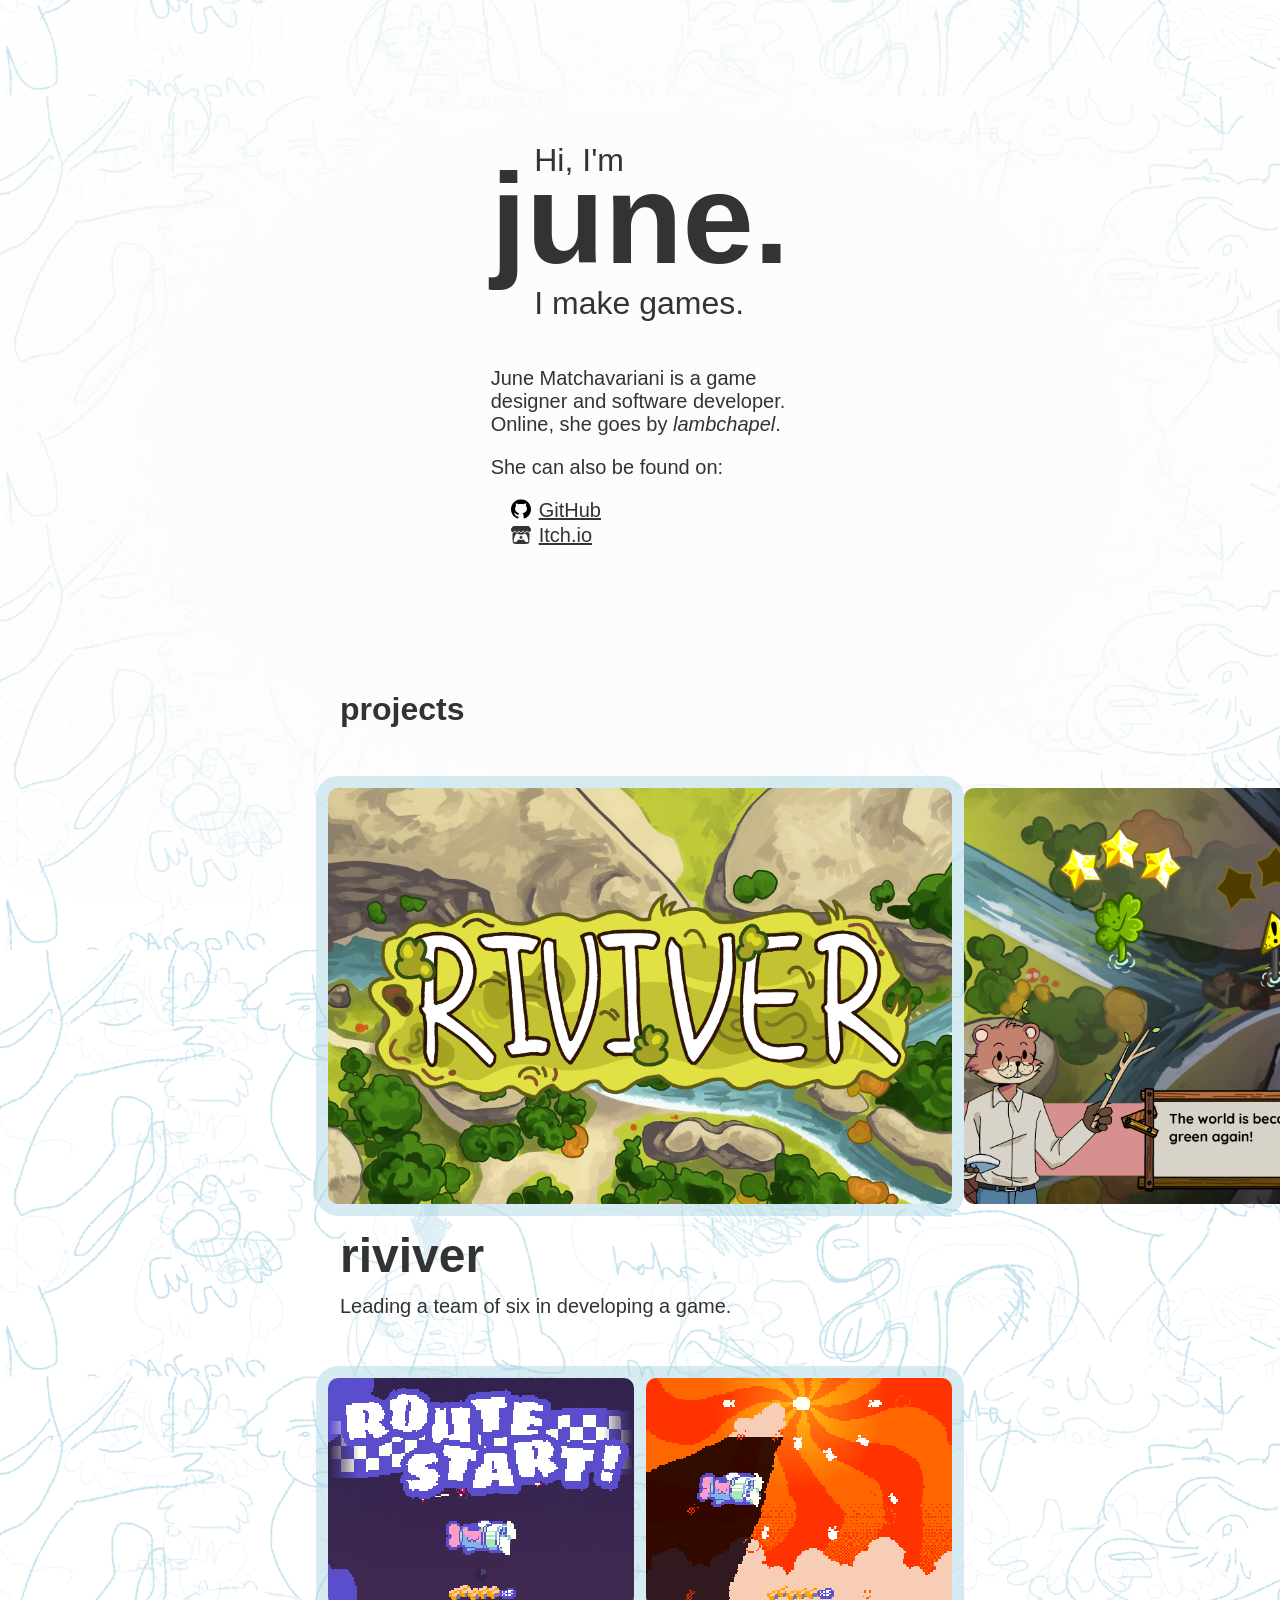
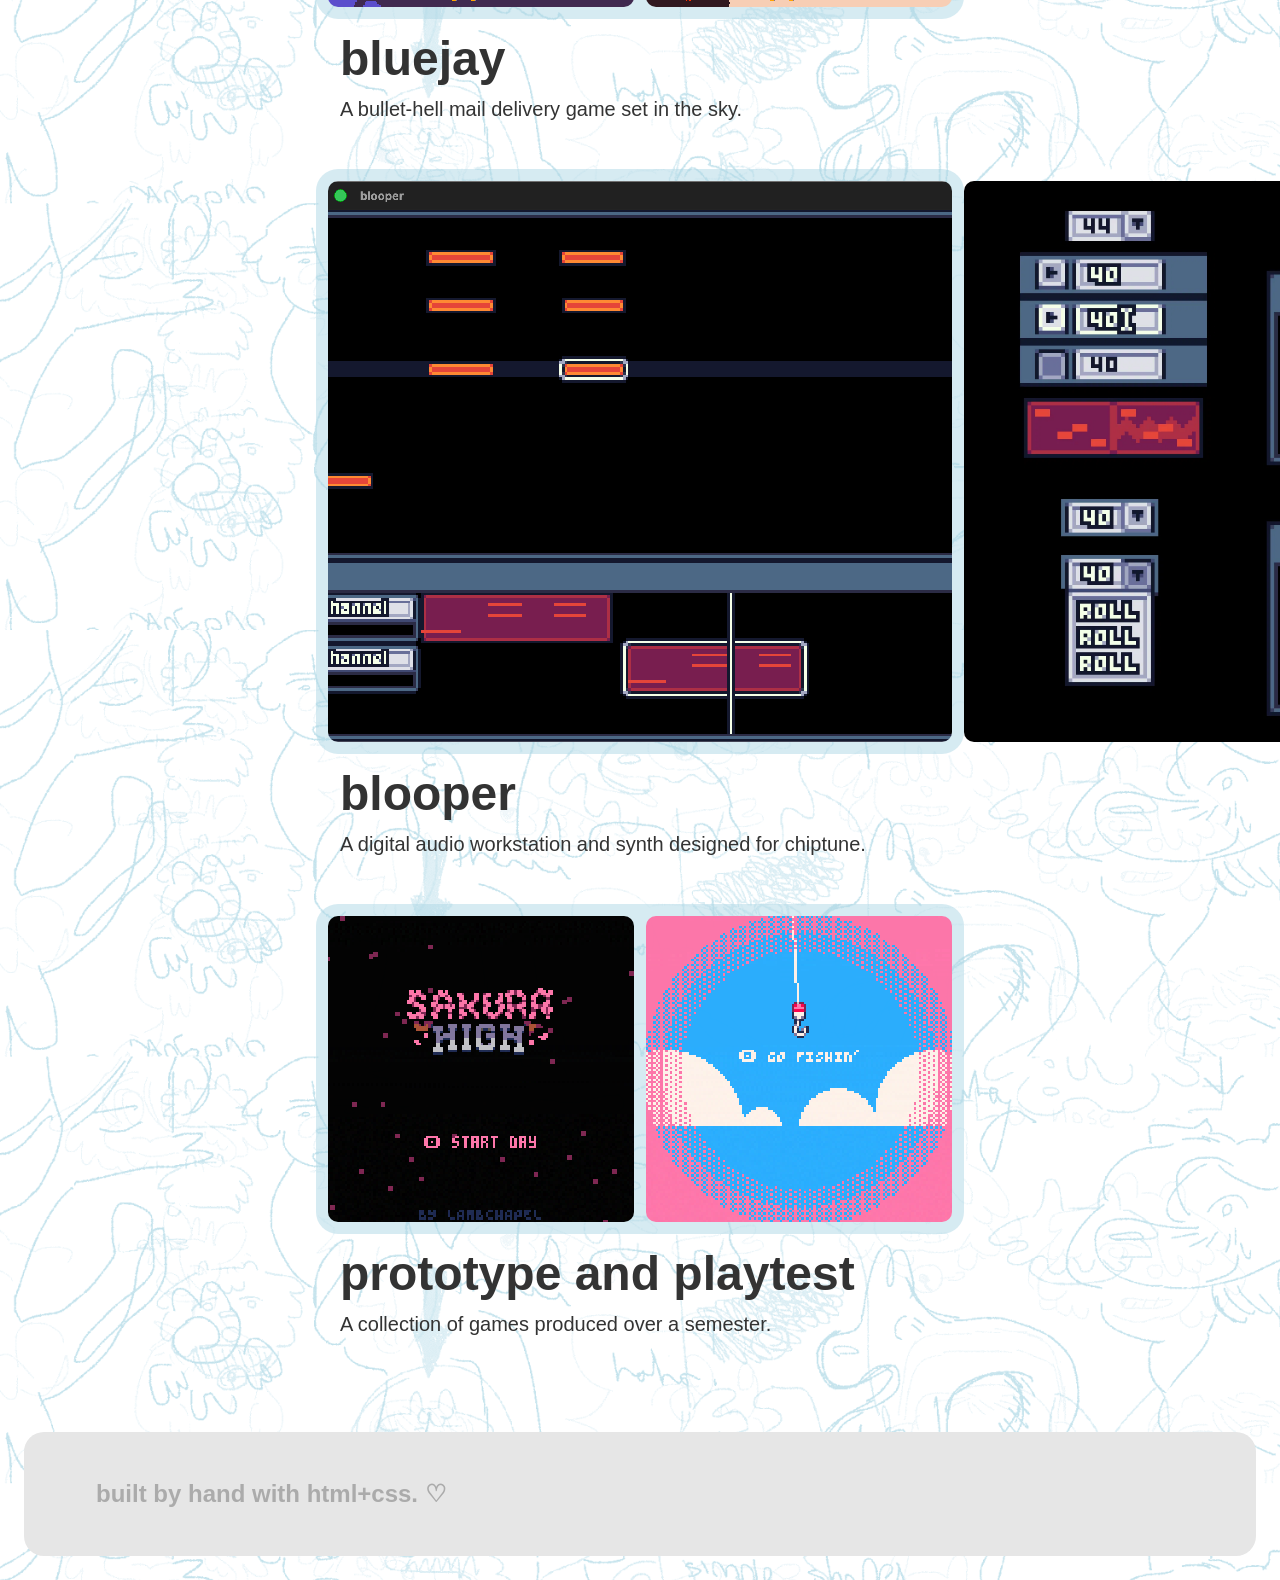
<file: index.html>
<!DOCTYPE html>
<html lang="en">
<head>
	<meta charset="UTF-8">
	<meta name="viewport" content="width=device-width, initial-scale=1.0">
	<link rel="stylesheet" href="blanket.css">
	<link rel="stylesheet" href="index.css">
</head>
<body>

<div id="landing">
	<div id="landing-title">
		<div id="landing-title-intro">Hi, I'm</div>
		<h1 id="landing-title-name">june.</h1>
		<div id="landing-title-outro">I make games.</div>
	</div>

	<div id="about">
		<p>June Matchavariani is a game designer and software developer. Online, she goes by <i>lambchapel</i>.</p>
		<p>She can also be found on:</p>
		<ul id="links">
			<li>
				<svg class="svg-icon" xmlns="http://www.w3.org/2000/svg" width="98" height="96" viewBox="0 0 98 96" fill="none"><g clip-path="url(#clip0_730_27126)"><path d="M41.4395 69.3848C28.8066 67.8535 19.9062 58.7617 19.9062 46.9902C19.9062 42.2051 21.6289 37.0371 24.5 33.5918C23.2559 30.4336 23.4473 23.7344 24.8828 20.959C28.7109 20.4805 33.8789 22.4902 36.9414 25.2656C40.5781 24.1172 44.4062 23.543 49.0957 23.543C53.7852 23.543 57.6133 24.1172 61.0586 25.1699C64.0254 22.4902 69.2891 20.4805 73.1172 20.959C74.457 23.543 74.6484 30.2422 73.4043 33.4961C76.4668 37.1328 78.0937 42.0137 78.0937 46.9902C78.0937 58.7617 69.1934 67.6621 56.3691 69.2891C59.623 71.3945 61.8242 75.9883 61.8242 81.252L61.8242 91.2051C61.8242 94.0762 64.2168 95.7031 67.0879 94.5547C84.4102 87.9512 98 70.6289 98 49.1914C98 22.1074 75.9883 6.69539e-07 48.9043 4.309e-07C21.8203 1.92261e-07 -1.9479e-07 22.1074 -4.3343e-07 49.1914C-6.20631e-07 70.4375 13.4941 88.0469 31.6777 94.6504C34.2617 95.6074 36.75 93.8848 36.75 91.3008L36.75 83.6445C35.4102 84.2188 33.6875 84.6016 32.1562 84.6016C25.8398 84.6016 22.1074 81.1563 19.4277 74.7441C18.375 72.1602 17.2266 70.6289 15.0254 70.3418C13.877 70.2461 13.4941 69.7676 13.4941 69.1934C13.4941 68.0449 15.4082 67.1836 17.3223 67.1836C20.0977 67.1836 22.4902 68.9063 24.9785 72.4473C26.8926 75.2227 28.9023 76.4668 31.2949 76.4668C33.6875 76.4668 35.2187 75.6055 37.4199 73.4043C39.0469 71.7773 40.291 70.3418 41.4395 69.3848Z" fill="black"/></g><defs><clipPath id="clip0_730_27126"><rect width="98" height="96" fill="white"/></clipPath></defs></svg>
				<a href="https://github.com/webcatzz" rel="external" target="_blank">GitHub</a>
			</li>
			<li>
				<svg class="svg-icon" xmlns="http://www.w3.org/2000/svg" width="261.728" height="235.452" viewBox="0 0 245.371 220.736" fill="currentcolor"><path d="M31.99 1.365C21.287 7.72.2 31.945 0 38.298v10.516C0 62.144 12.46 73.86 23.773 73.86c13.584 0 24.902-11.258 24.903-24.62 0 13.362 10.93 24.62 24.515 24.62 13.586 0 24.165-11.258 24.165-24.62 0 13.362 11.622 24.62 25.207 24.62h.246c13.586 0 25.208-11.258 25.208-24.62 0 13.362 10.58 24.62 24.164 24.62 13.585 0 24.515-11.258 24.515-24.62 0 13.362 11.32 24.62 24.903 24.62 11.313 0 23.773-11.714 23.773-25.046V38.298c-.2-6.354-21.287-30.58-31.988-36.933C180.118.197 157.056-.005 122.685 0c-34.37.003-81.228.54-90.697 1.365zm65.194 66.217a28.025 28.025 0 0 1-4.78 6.155c-5.128 5.014-12.157 8.122-19.906 8.122a28.482 28.482 0 0 1-19.948-8.126c-1.858-1.82-3.27-3.766-4.563-6.032l-.006.004c-1.292 2.27-3.092 4.215-4.954 6.037a28.5 28.5 0 0 1-19.948 8.12c-.934 0-1.906-.258-2.692-.528-1.092 11.372-1.553 22.24-1.716 30.164l-.002.045c-.02 4.024-.04 7.333-.06 11.93.21 23.86-2.363 77.334 10.52 90.473 19.964 4.655 56.7 6.775 93.555 6.788h.006c36.854-.013 73.59-2.133 93.554-6.788 12.883-13.14 10.31-66.614 10.52-90.474-.022-4.596-.04-7.905-.06-11.93l-.003-.045c-.162-7.926-.623-18.793-1.715-30.165-.786.27-1.757.528-2.692.528a28.5 28.5 0 0 1-19.948-8.12c-1.862-1.822-3.662-3.766-4.955-6.037l-.006-.004c-1.294 2.266-2.705 4.213-4.563 6.032a28.48 28.48 0 0 1-19.947 8.125c-7.748 0-14.778-3.11-19.906-8.123a28.025 28.025 0 0 1-4.78-6.155 27.99 27.99 0 0 1-4.736 6.155 28.49 28.49 0 0 1-19.95 8.124c-.27 0-.54-.012-.81-.02h-.007c-.27.008-.54.02-.813.02a28.49 28.49 0 0 1-19.95-8.123 27.992 27.992 0 0 1-4.736-6.155zm-20.486 26.49l-.002.01h.015c8.113.017 15.32 0 24.25 9.746 7.028-.737 14.372-1.105 21.722-1.094h.006c7.35-.01 14.694.357 21.723 1.094 8.93-9.747 16.137-9.73 24.25-9.746h.014l-.002-.01c3.833 0 19.166 0 29.85 30.007L210 165.244c8.504 30.624-2.723 31.373-16.727 31.4-20.768-.773-32.267-15.855-32.267-30.935-11.496 1.884-24.907 2.826-38.318 2.827h-.006c-13.412 0-26.823-.943-38.318-2.827 0 15.08-11.5 30.162-32.267 30.935-14.004-.027-25.23-.775-16.726-31.4L46.85 124.08C57.534 94.073 72.867 94.073 76.7 94.073zm45.985 23.582v.006c-.02.02-21.863 20.08-25.79 27.215l14.304-.573v12.474c0 .584 5.74.346 11.486.08h.006c5.744.266 11.485.504 11.485-.08v-12.474l14.304.573c-3.928-7.135-25.79-27.215-25.79-27.215v-.006l-.003.002z"/></svg>
				<a href="https://lambchapel.itch.io" rel="external" target="_blank">Itch.io</a>
			</li>
		</ul>
	</div>
</div>

<div id="projects">
	<h2 id="projects-title">projects</h2>

	<article>
		<a class="project-images" href="riviver.html">
			<img src="res/riviver.png">
			<img src="res/riviver-overworld-1.png">
		</a>
		<h3>riviver</h3>
		<p>Leading a team of six in developing a game.</p>
	</article>

	<article>
		<a class="project-images" href="bjay.html">
			<img src="res/bjay-start.png" class="pixel">
			<img src="res/bjay-heat.png" class="pixel">
		</a>
		<h3>bluejay</h3>
		<p>A bullet-hell mail delivery game set in the sky.</p>
	</article>

	<article>
		<a class="project-images" href="blooper.html">
			<img src="res/blooper.png" class="pixel">
			<img src="res/blooper-mock.webp">
		</a>
		<h3>blooper</h3>
		<p>A digital audio workstation and synth designed for chiptune.</p>
	</article>

	<article>
		<a class="project-images" href="prototype-and-playtest.html">
			<img src="res/pnp-sakura-high.png" class="pixel">
			<img src="res/pnp-go-fishin.png" class="pixel">
		</a>
		<h3>prototype and playtest</h3>
		<p>A collection of games produced over a semester.</p>
	</article>
</div>

<footer id="footer">
	<div>built by hand with html+css. ♡</div>
</footer>

</body>
</html>
</file>
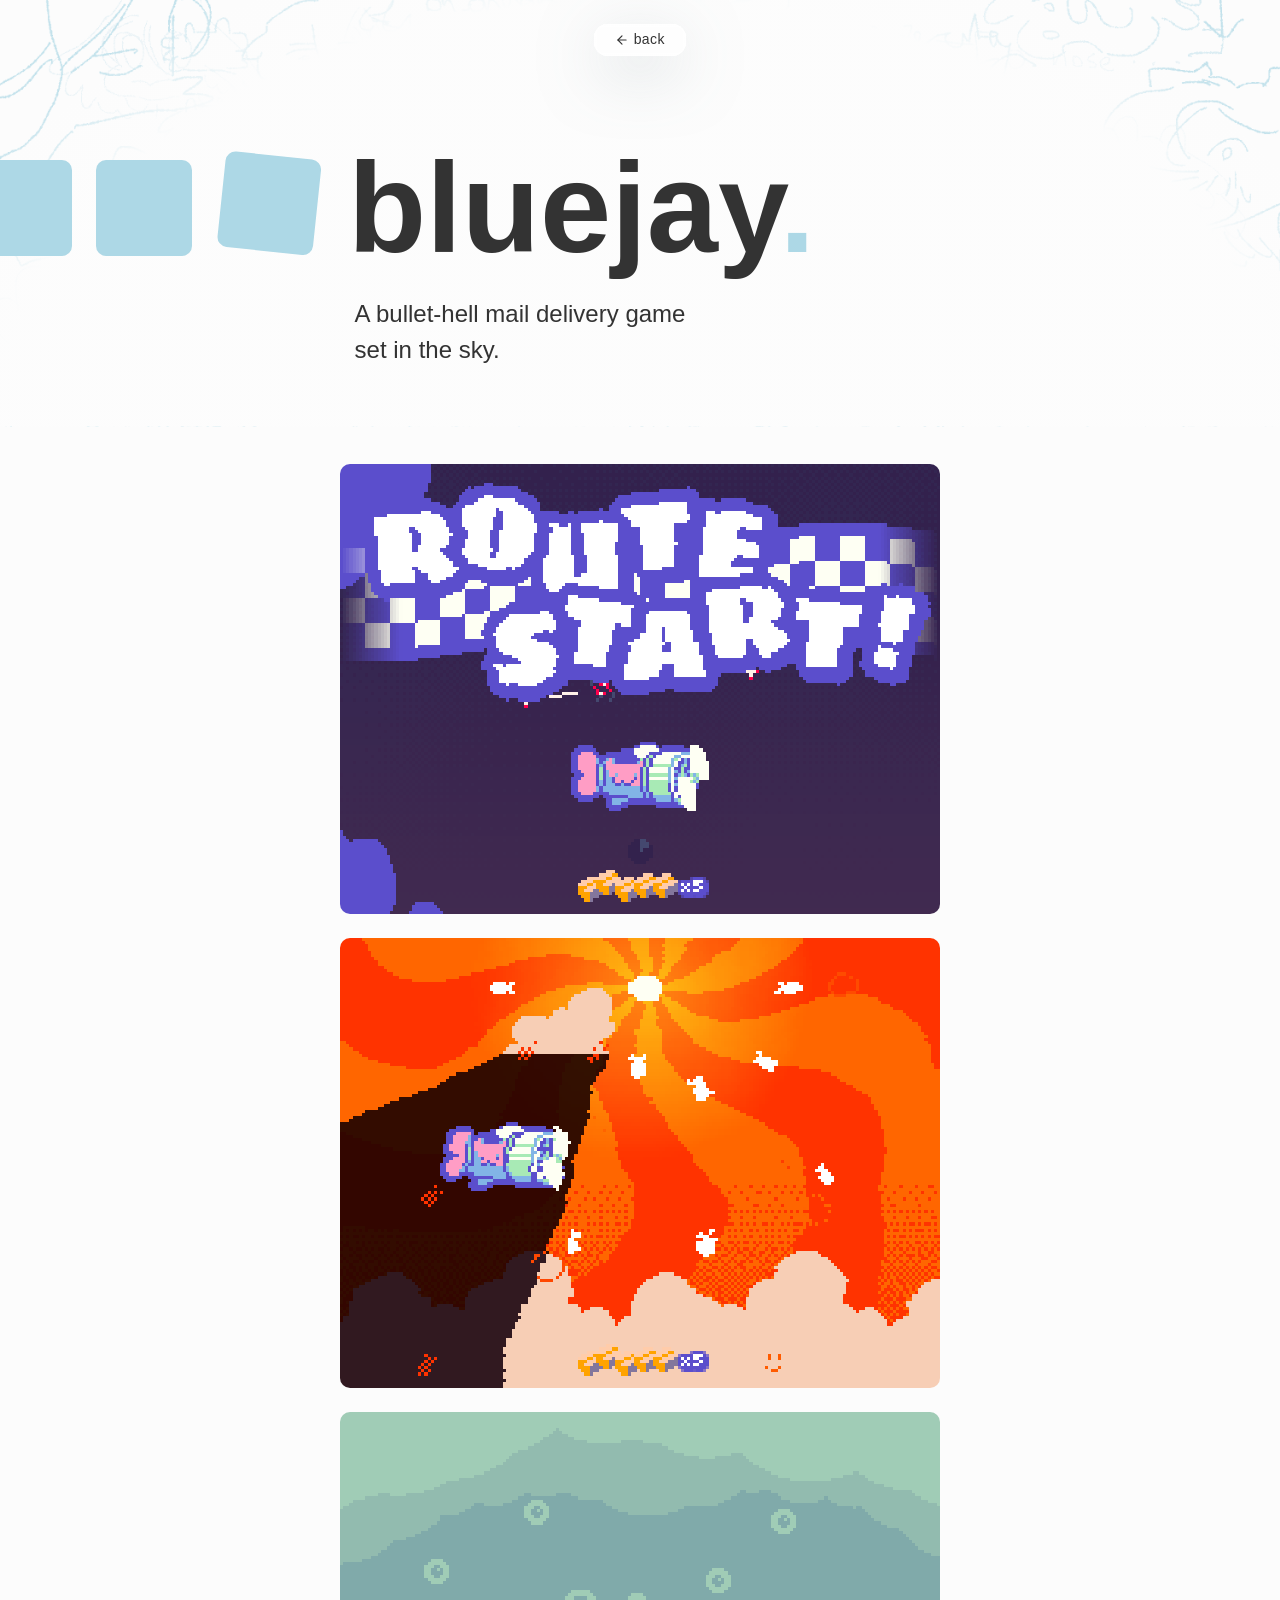
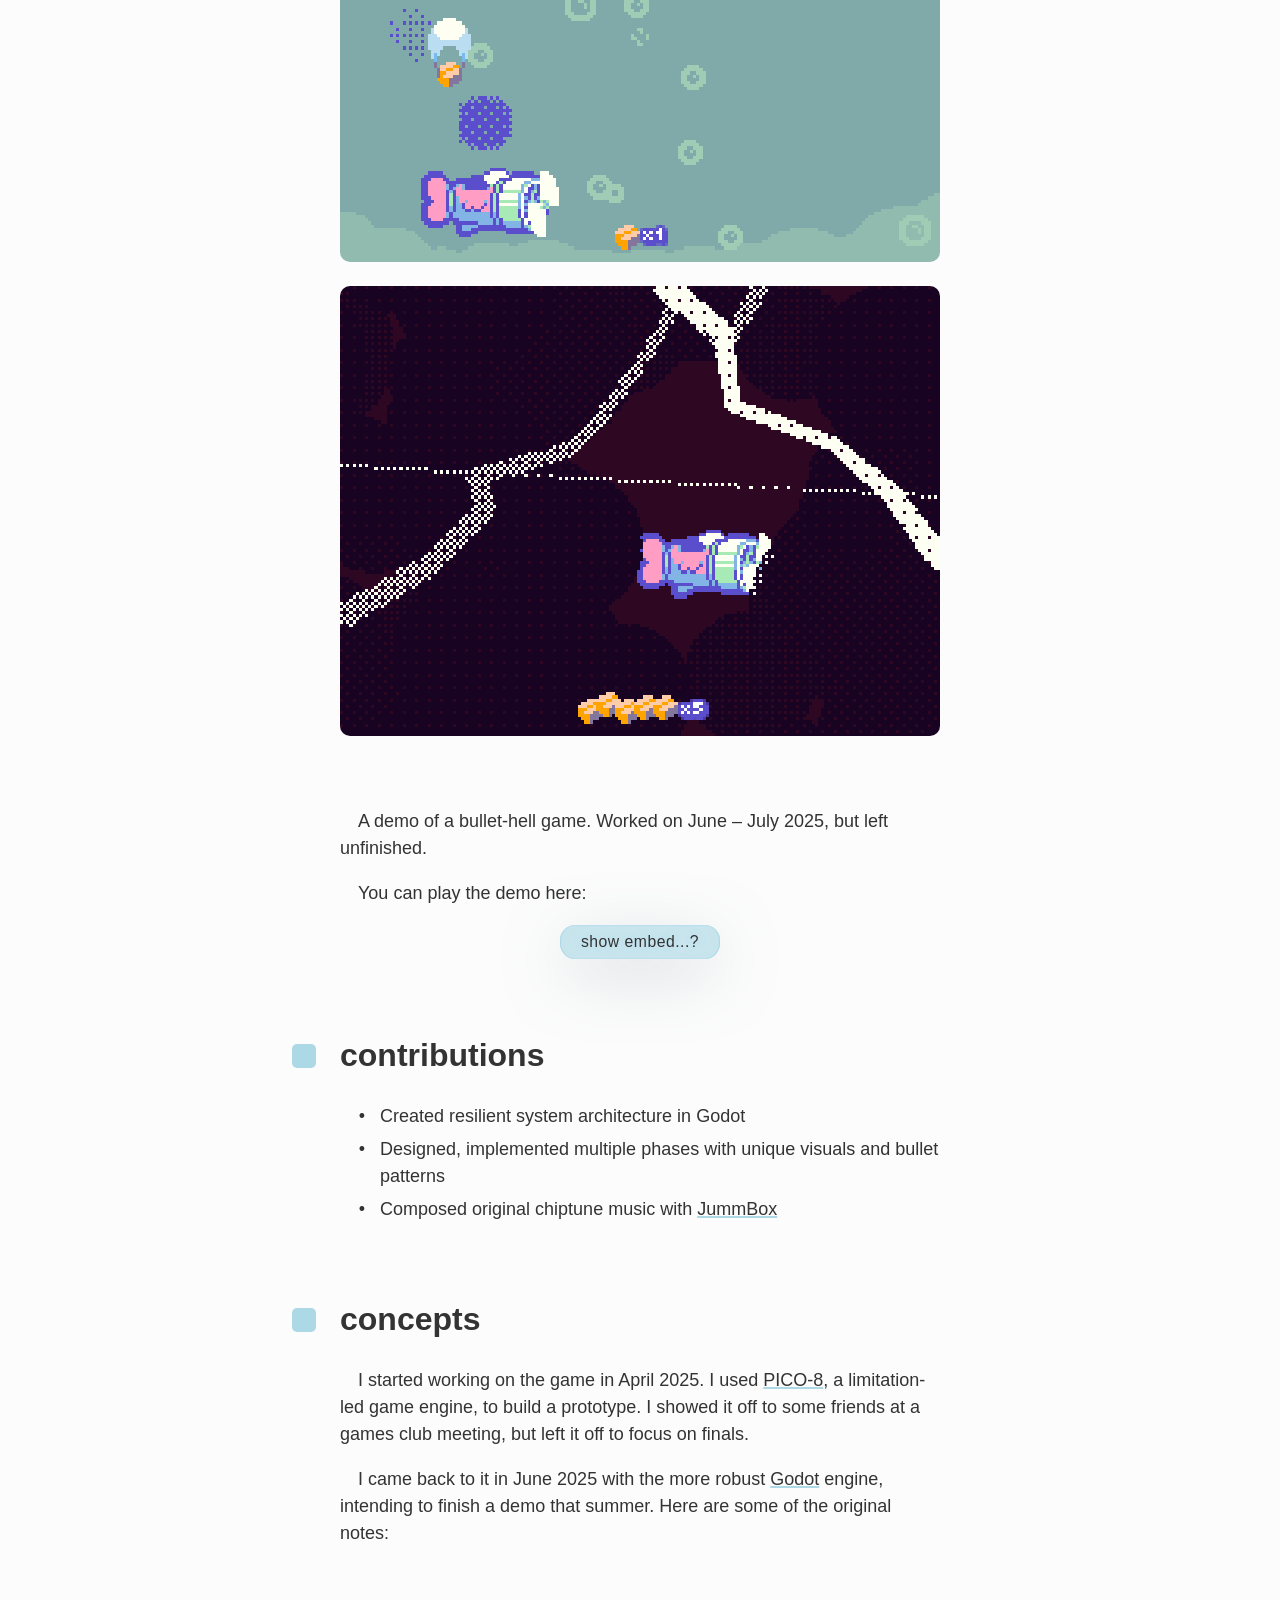
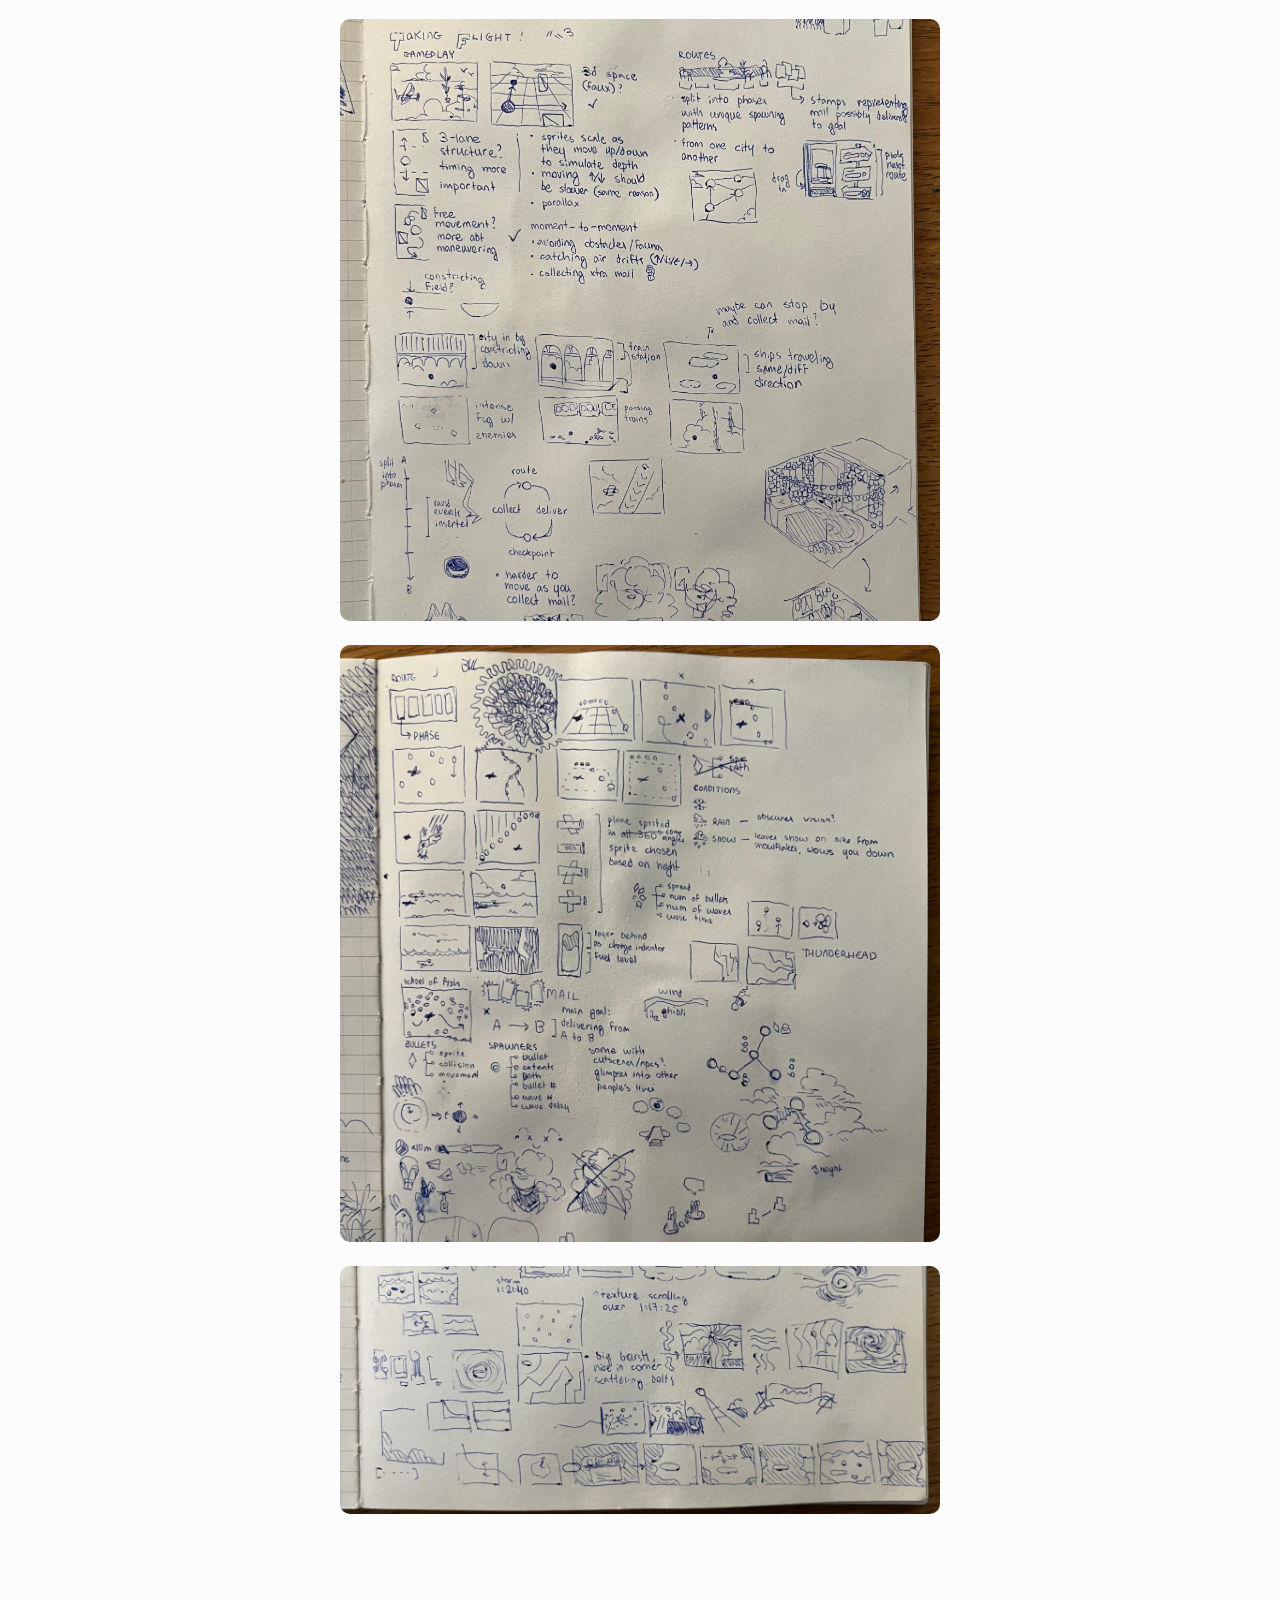
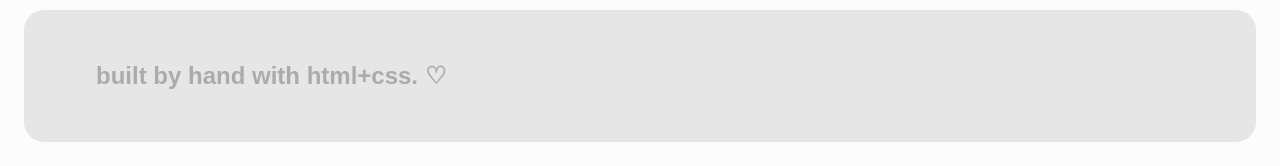
<file: bjay.html>
<!DOCTYPE html><html lang="en"><head><meta charset="UTF-8"><meta name="viewport" content="width=device-width, initial-scale=1.0"><title>bluejay • june matchavariani</title><link rel="stylesheet" href="blanket.css"><link rel="stylesheet" href="article.css"></head><body><div id="menu"><a class="glass-button" href="index.html"><svg class="svg-icon" xmlns="http://www.w3.org/2000/svg" width="24" height="24" viewBox="0 0 24 24" fill="none" stroke="currentColor" stroke-width="2" stroke-linecap="round" stroke-linejoin="round" class="lucide lucide-arrow-left preview-icon"><path d="m12 19-7-7 7-7"/><path d="M19 12H5"/></svg>back</a></div><div id="header"><div class="header-block"></div><div class="header-block"></div><div class="header-block"></div><h1 id="header-title">bluejay</h1><p id="header-blurb">A bullet-hell mail delivery game set in the sky.</p></div><div id="body"><img src="res/bjay-start.png" class="pixel">
<img src="res/bjay-heat.png" class="pixel">
<img src="res/bjay-rain.png" class="pixel">
<img src="res/bjay-storm.png" class="pixel">
<p>A demo of a bullet-hell game. Worked on June – July 2025, but left unfinished.
</p><p>You can play the demo here:
</p><details class="godot-embed">
	<summary class="glass-button">show embed...?</summary>
	<iframe src="https://itch.io/embed-upload/16473140?color=5b4ecc" width="600" height="470" allowfullscreen loading="lazy"><a href="https://lambchapel.itch.io/bjaygame">Play bjaygame on itch.io</a></iframe>
</details>
<h2 class="heading">contributions
</h2><ul><li>Created resilient system architecture in Godot
</li><li>Designed, implemented multiple phases with unique visuals and bullet patterns
</li><li>Composed original chiptune music with <a href="https://jummb.us/" rel="external" target="_blank">JummBox</a>
</li></ul><h2 class="heading">concepts
</h2></ul><p>I started working on the game in April 2025. I used <a href="https://www.lexaloffle.com/pico-8.php" rel="external" target="_blank">PICO-8</a>, a limitation-led game engine, to build a prototype. I showed it off to some friends at a games club meeting, but left it off to focus on finals.
</p></ul><p>I came back to it in June 2025 with the more robust <a href="https://godotengine.org/" rel="external" target="_blank">Godot</a> engine, intending to finish a demo that summer. Here are some of the original notes:
</p></ul><img src="res/bjay-notes.jpeg" alt=""><img src="res/bjay-notes-phases-1.jpeg" alt=""><img src="res/bjay-notes-phases-3.png" alt=""></div><footer id="footer"><div>built by hand with html+css. ♡</div></footer></body></html>
</file>
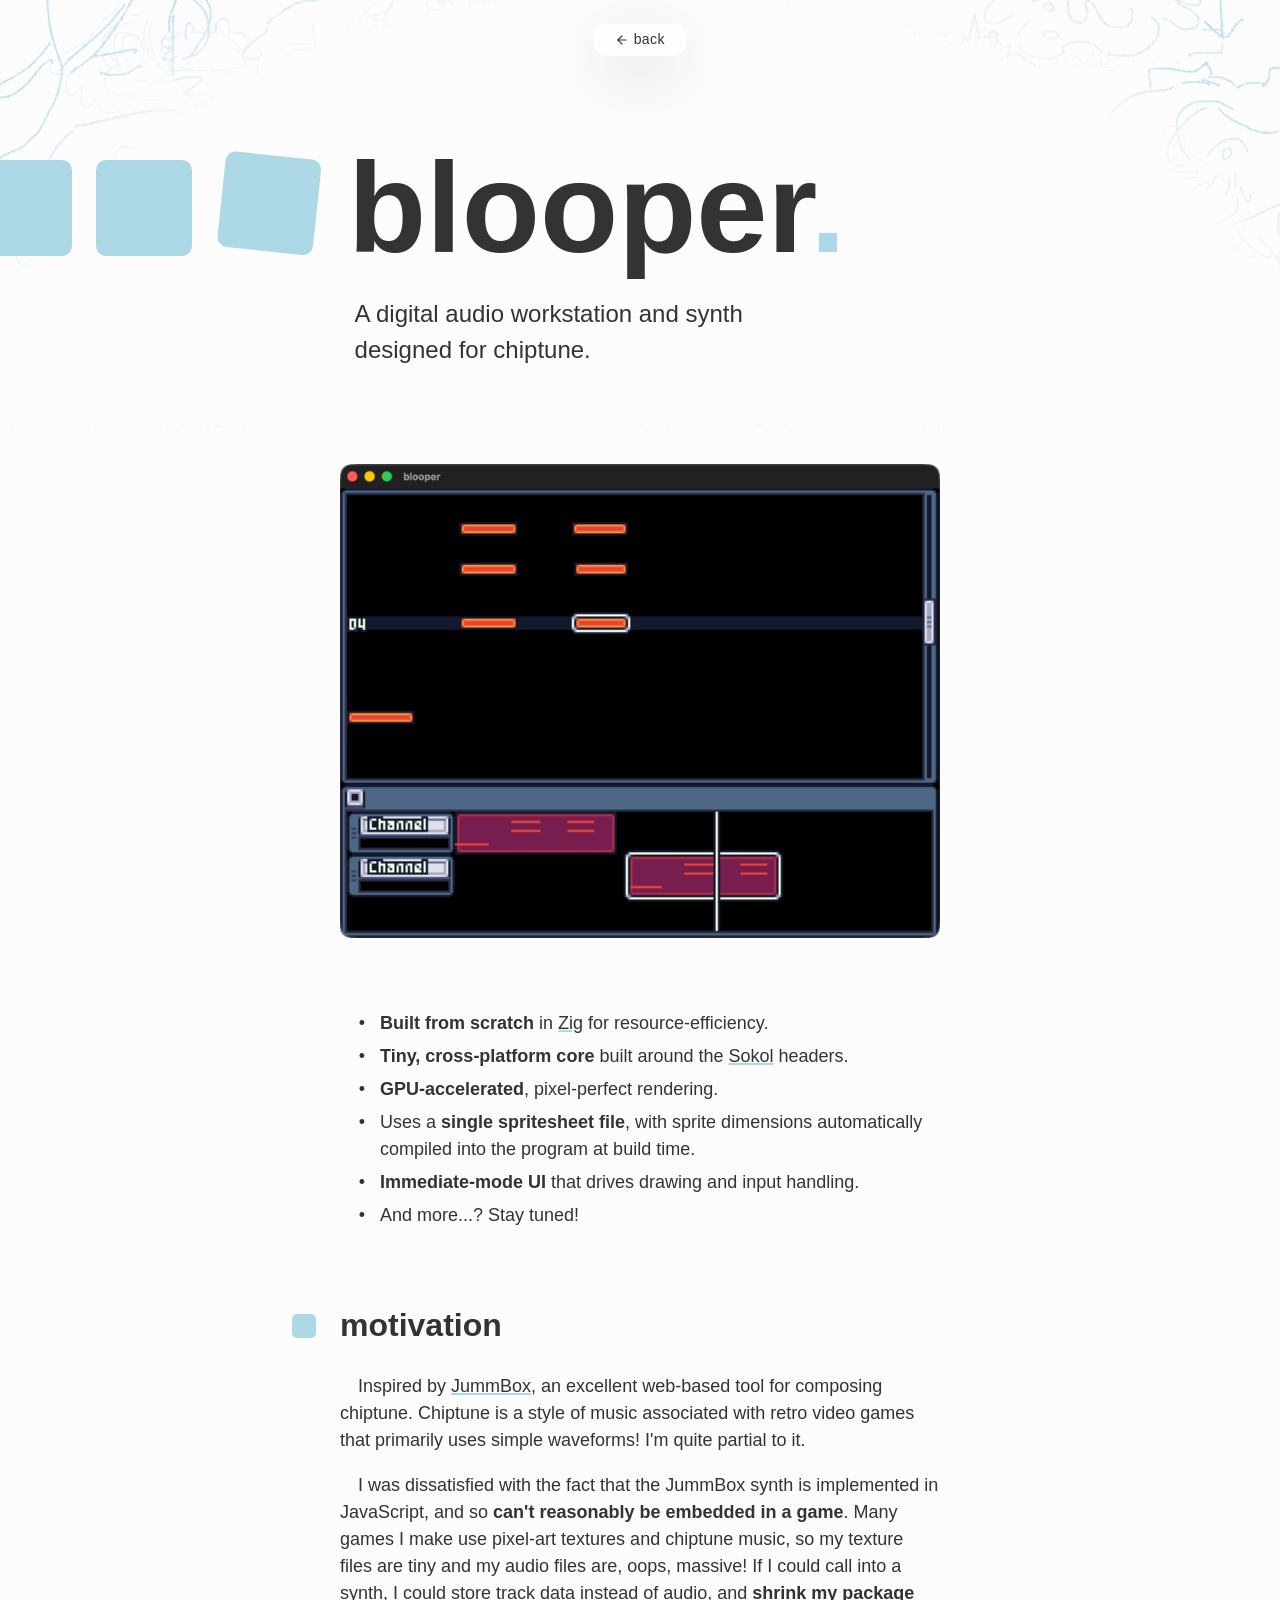
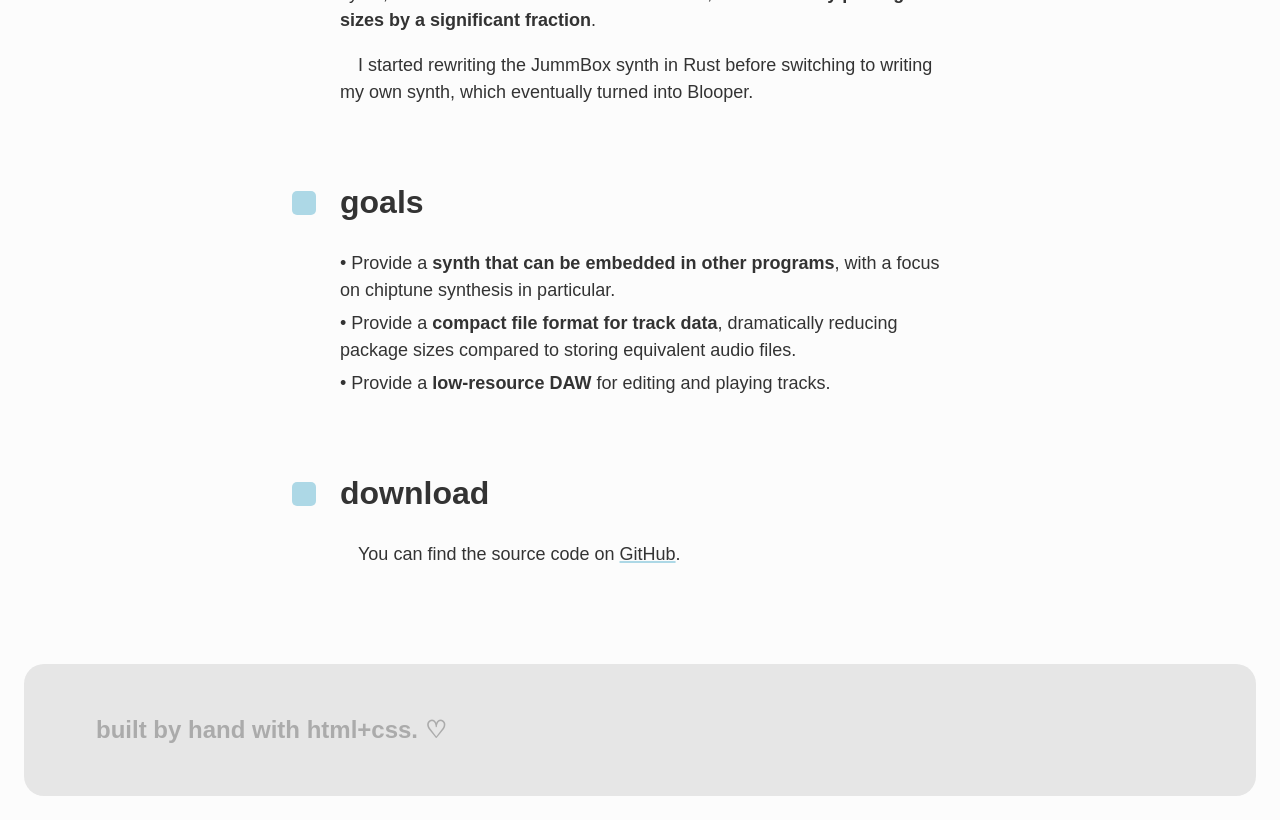
<file: blooper.html>
<!DOCTYPE html><html lang="en"><head><meta charset="UTF-8"><meta name="viewport" content="width=device-width, initial-scale=1.0"><title>blooper • june matchavariani</title><link rel="stylesheet" href="blanket.css"><link rel="stylesheet" href="article.css"></head><body><div id="menu"><a class="glass-button" href="index.html"><svg class="svg-icon" xmlns="http://www.w3.org/2000/svg" width="24" height="24" viewBox="0 0 24 24" fill="none" stroke="currentColor" stroke-width="2" stroke-linecap="round" stroke-linejoin="round" class="lucide lucide-arrow-left preview-icon"><path d="m12 19-7-7 7-7"/><path d="M19 12H5"/></svg>back</a></div><div id="header"><div class="header-block"></div><div class="header-block"></div><div class="header-block"></div><h1 id="header-title">blooper</h1><p id="header-blurb">A digital audio workstation and synth designed for chiptune.</p></div><div id="body"><img src="res/blooper.png" alt=""><ul><li><b>Built from scratch</b> in <a href="https://ziglang.org/" rel="external" target="_blank">Zig</a> for resource-efficiency.
</li><li><b>Tiny, cross-platform core</b> built around the <a href="https://github.com/floooh/sokol" rel="external" target="_blank">Sokol</a> headers.
</li><li><b>GPU-accelerated</b>, pixel-perfect rendering.
</li><li>Uses a <b>single spritesheet file</b>, with sprite dimensions automatically compiled into the program at build time.
</li><li><b>Immediate-mode UI</b> that drives drawing and input handling.
</li><li>And more...? Stay tuned!
</li></ul><h2 class="heading">motivation
</h2></ul><p>Inspired by <a href="https://jummb.us/" rel="external" target="_blank">JummBox</a>, an excellent web-based tool for composing chiptune. Chiptune is a style of music associated with retro video games that primarily uses simple waveforms! I'm quite partial to it.
</p></ul><p>I was dissatisfied with the fact that the JummBox synth is implemented in JavaScript, and so <b>can't reasonably be embedded in a game</b>. Many games I make use pixel-art textures and chiptune music, so my texture files are tiny and my audio files are, oops, massive! If I could call into a synth, I could store track data instead of audio, and <b>shrink my package sizes by a significant fraction</b>.
</p></ul><p>I started rewriting the JummBox synth in Rust before switching to writing my own synth, which eventually turned into Blooper.
</p></ul><h2 class="heading">goals
</h2></ul><li>Provide a <b>synth that can be embedded in other programs</b>, with a focus on chiptune synthesis in particular.
</li><li>Provide a <b>compact file format for track data</b>, dramatically reducing package sizes compared to storing equivalent audio files.
</li><li>Provide a <b>low-resource DAW</b> for editing and playing tracks.
</li></ul><h2 class="heading">download
</h2></ul><p>You can find the source code on <a href="https://github.com/webcatzz/blooper" rel="external" target="_blank">GitHub</a>.</p></div><footer id="footer"><div>built by hand with html+css. ♡</div></footer></body></html>
</file>
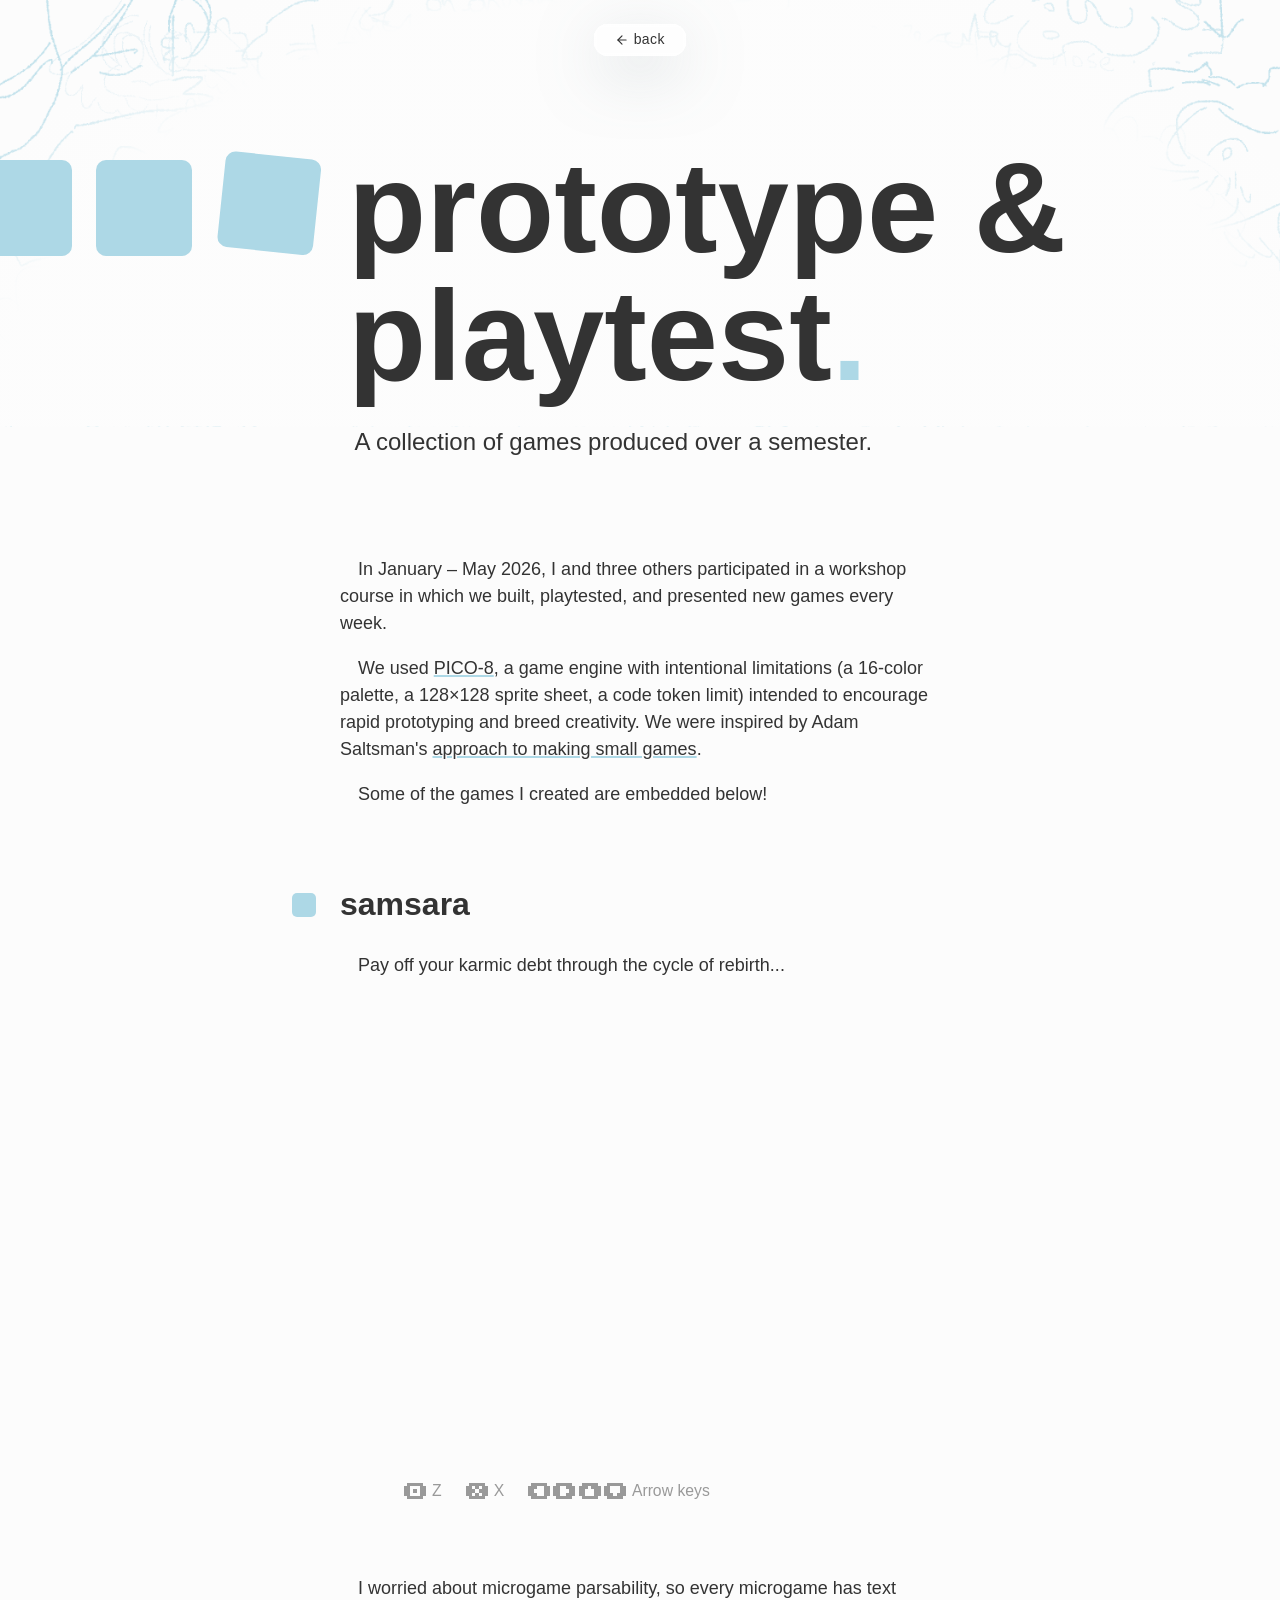
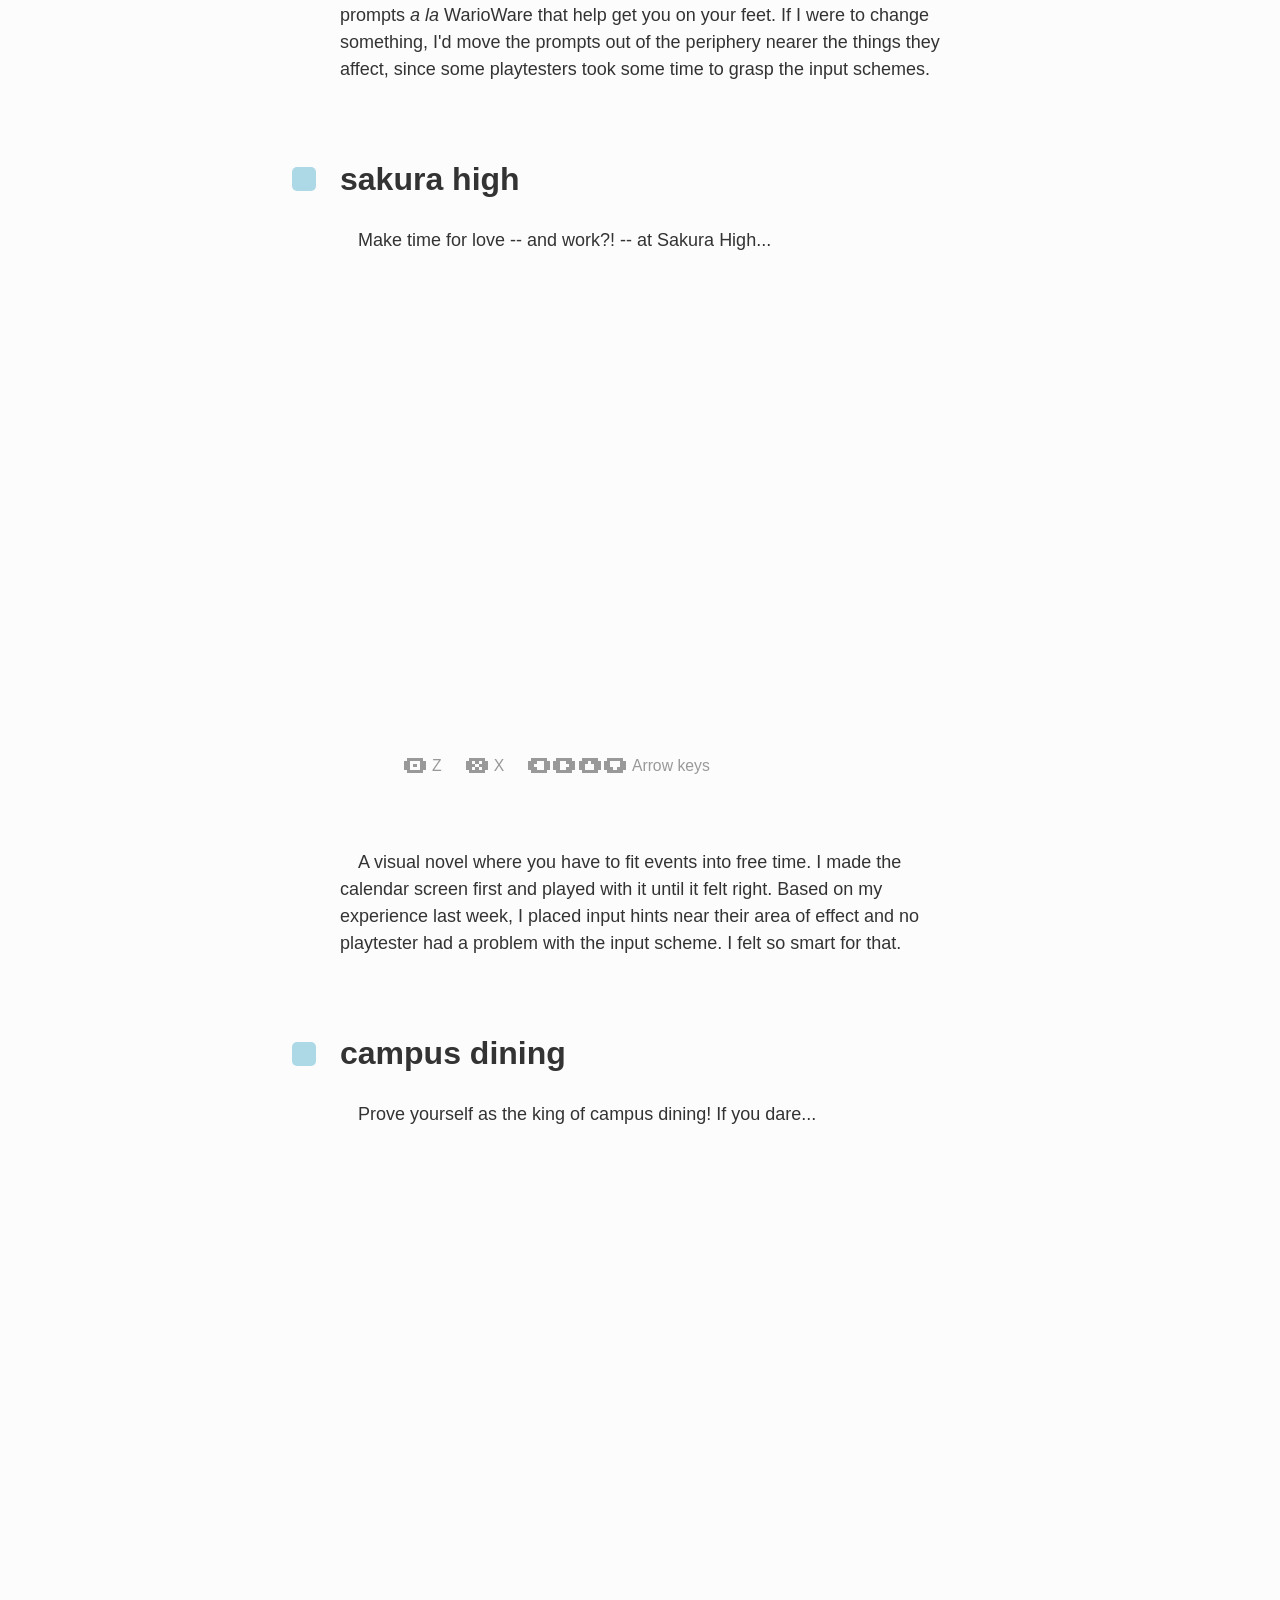
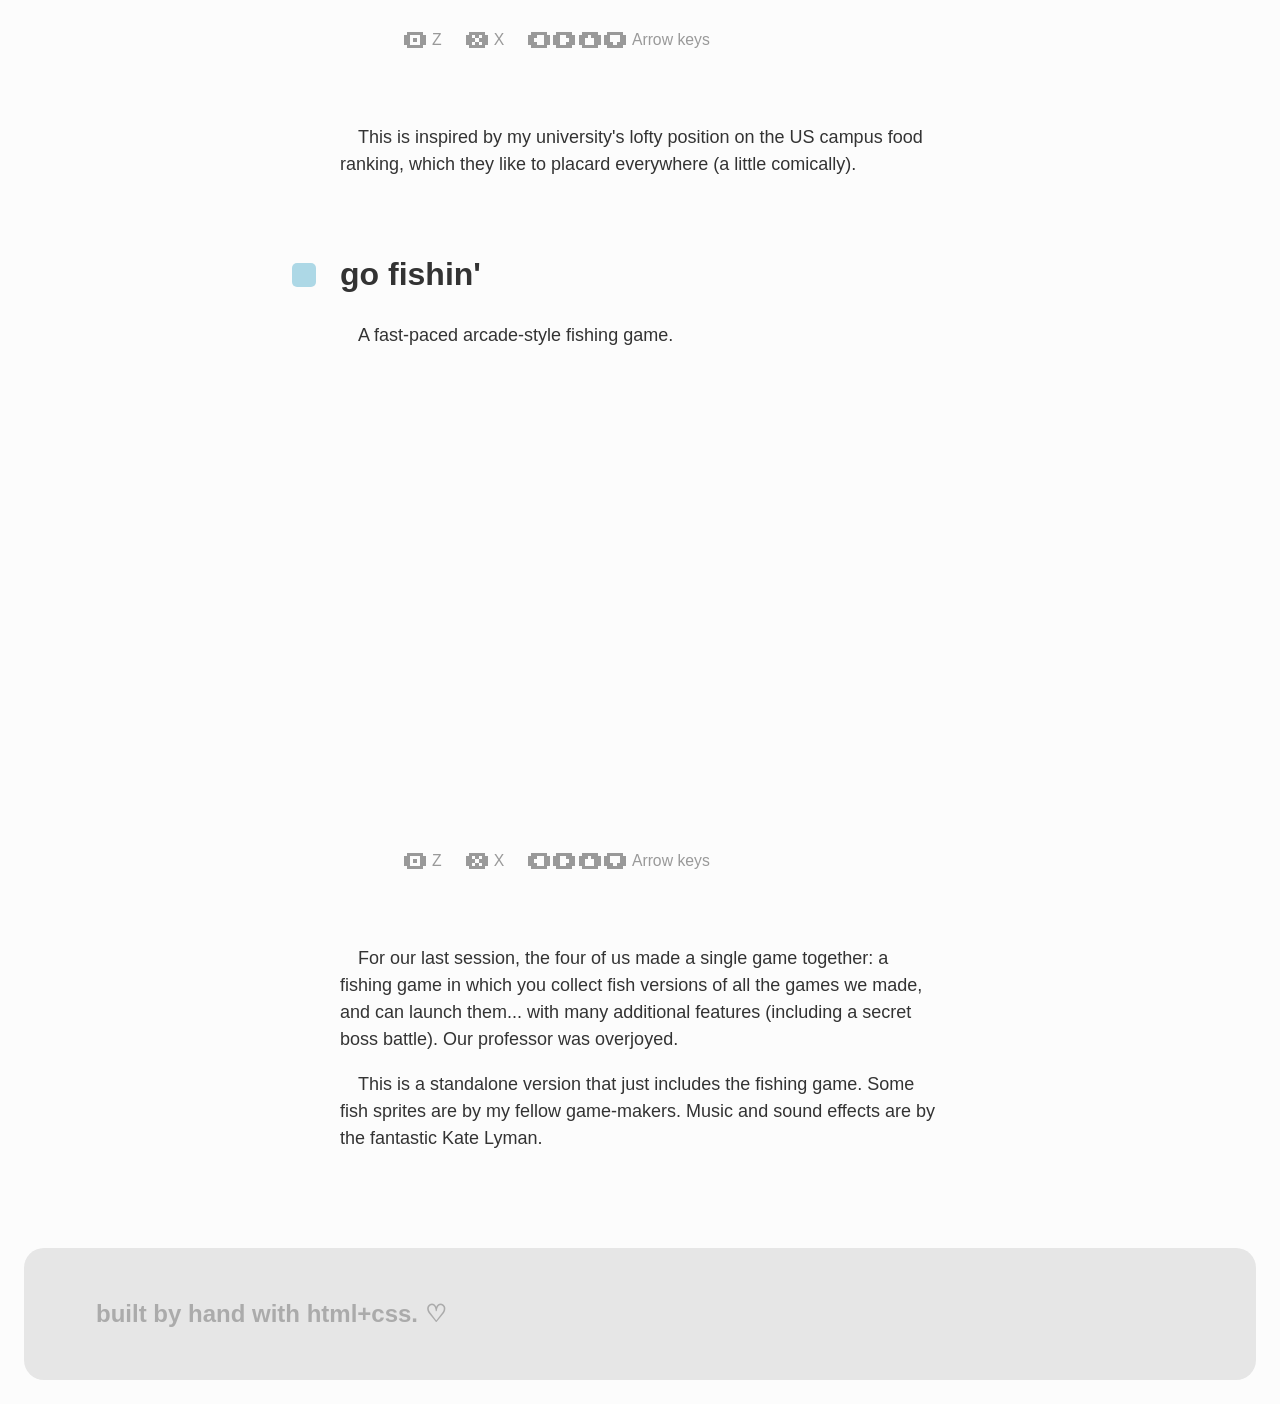
<file: prototype-and-playtest.html>
<!DOCTYPE html><html lang="en"><head><meta charset="UTF-8"><meta name="viewport" content="width=device-width, initial-scale=1.0"><title>prototype & playtest • june matchavariani</title><link rel="stylesheet" href="blanket.css"><link rel="stylesheet" href="article.css"></head><body><div id="menu"><a class="glass-button" href="index.html"><svg class="svg-icon" xmlns="http://www.w3.org/2000/svg" width="24" height="24" viewBox="0 0 24 24" fill="none" stroke="currentColor" stroke-width="2" stroke-linecap="round" stroke-linejoin="round" class="lucide lucide-arrow-left preview-icon"><path d="m12 19-7-7 7-7"/><path d="M19 12H5"/></svg>back</a></div><div id="header"><div class="header-block"></div><div class="header-block"></div><div class="header-block"></div><h1 id="header-title">prototype & playtest</h1><p id="header-blurb">A collection of games produced over a semester.</p></div><div id="body"><p>In January – May 2026, I and three others participated in a workshop course in which we built, playtested, and presented new games every week.
</p><p>We used <a href="https://www.lexaloffle.com/pico-8.php" rel="external" target="_blank">PICO-8</a>, a game engine with intentional limitations (a 16-color palette, a 128×128 sprite sheet, a code token limit) intended to encourage rapid prototyping and breed creativity. We were inspired by Adam Saltsman's <a href="https://www.youtube.com/watch?v=bGsl3kvntbE" rel="external" target="_blank">approach to making small games</a>.
</p><p>Some of the games I created are embedded below!
</p><h2 class="heading">samsara
</h2><p>Pay off your karmic debt through the cycle of rebirth...
</p><figure>
	<iframe src="https://lambchapel.neocities.org/prototype-and-playtest/carts/samsara/" loading="lazy"></iframe>
	<footer class="embed-controls">
		<dl>
			<dt><img class="pico-button" src="res/pico-o.png" alt="the pico-8 O button"></dt>
			<dd>Z</dd>
			<dt><img class="pico-button" src="res/pico-x.png" alt="the pico-8 O button"></dt>
			<dd>X</dd>
			<dt><img class="pico-button" src="res/pico-arrows.png" alt="the pico-8 arrow buttons"></dt>
			<dd>Arrow keys</dd>
		</dl>
	</footer>
</figure>
<p>I worried about microgame parsability, so every microgame has text prompts <i>a la</i> WarioWare that help get you on your feet. If I were to change something, I'd move the prompts out of the periphery nearer the things they affect, since some playtesters took some time to grasp the input schemes.
</p><h2 class="heading">sakura high
</h2><p>Make time for love -- and work?! -- at Sakura High...
</p><figure>
	<iframe src="https://lambchapel.neocities.org/prototype-and-playtest/carts/sakura-high/" loading="lazy"></iframe>
	<footer class="embed-controls">
		<dl>
			<dt><img class="pico-button" src="res/pico-o.png" alt="the pico-8 O button"></dt>
			<dd>Z</dd>
			<dt><img class="pico-button" src="res/pico-x.png" alt="the pico-8 O button"></dt>
			<dd>X</dd>
			<dt><img class="pico-button" src="res/pico-arrows.png" alt="the pico-8 arrow buttons"></dt>
			<dd>Arrow keys</dd>
		</dl>
	</footer>
</figure>
<p>A visual novel where you have to fit events into free time. I made the calendar screen first and played with it until it felt right. Based on my experience last week, I placed input hints near their area of effect and no playtester had a problem with the input scheme. I felt so smart for that.
</p><h2 class="heading">campus dining
</h2><p>Prove yourself as the king of campus dining! If you dare...
</p><figure>
	<iframe src="https://lambchapel.neocities.org/prototype-and-playtest/carts/campus-dining/" loading="lazy"></iframe>
	<footer class="embed-controls">
		<dl>
			<dt><img class="pico-button" src="res/pico-o.png" alt="the pico-8 O button"></dt>
			<dd>Z</dd>
			<dt><img class="pico-button" src="res/pico-x.png" alt="the pico-8 O button"></dt>
			<dd>X</dd>
			<dt><img class="pico-button" src="res/pico-arrows.png" alt="the pico-8 arrow buttons"></dt>
			<dd>Arrow keys</dd>
		</dl>
	</footer>
</figure>
<p>This is inspired by my university's lofty position on the US campus food ranking, which they like to placard everywhere (a little comically).
</p><h2 class="heading">go fishin'
</h2><p>A fast-paced arcade-style fishing game.
</p><figure>
	<iframe src="https://lambchapel.neocities.org/prototype-and-playtest/carts/go-fishin/" loading="lazy"></iframe>
	<footer class="embed-controls">
		<dl>
			<dt><img class="pico-button" src="res/pico-o.png" alt="the pico-8 O button"></dt>
			<dd>Z</dd>
			<dt><img class="pico-button" src="res/pico-x.png" alt="the pico-8 O button"></dt>
			<dd>X</dd>
			<dt><img class="pico-button" src="res/pico-arrows.png" alt="the pico-8 arrow buttons"></dt>
			<dd>Arrow keys</dd>
		</dl>
	</footer>
</figure>
<p>For our last session, the four of us made a single game together: a fishing game in which you collect fish versions of all the games we made, and can launch them... with many additional features (including a secret boss battle). Our professor was overjoyed.
</p><p>This is a standalone version that just includes the fishing game. Some fish sprites are by my fellow game-makers. Music and sound effects are by the fantastic Kate Lyman.</p></div><footer id="footer"><div>built by hand with html+css. ♡</div></footer></body></html>
</file>
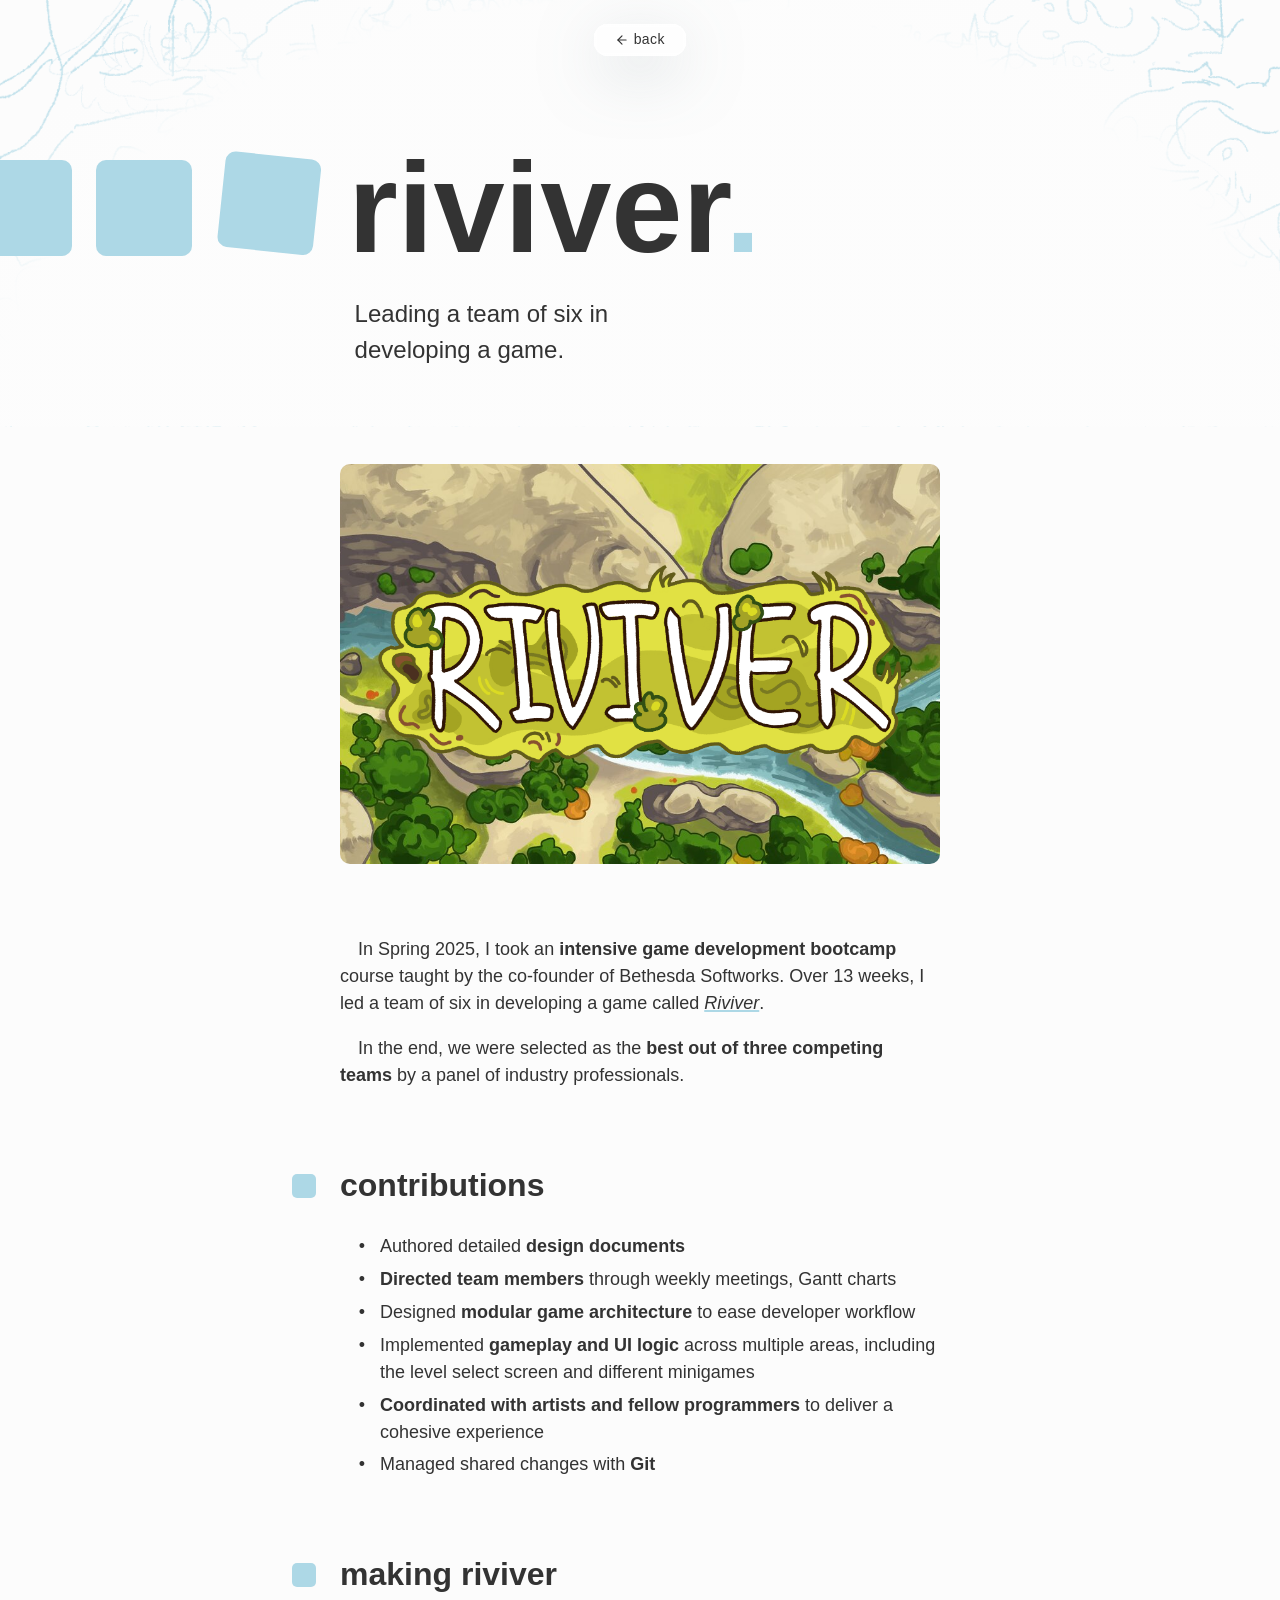
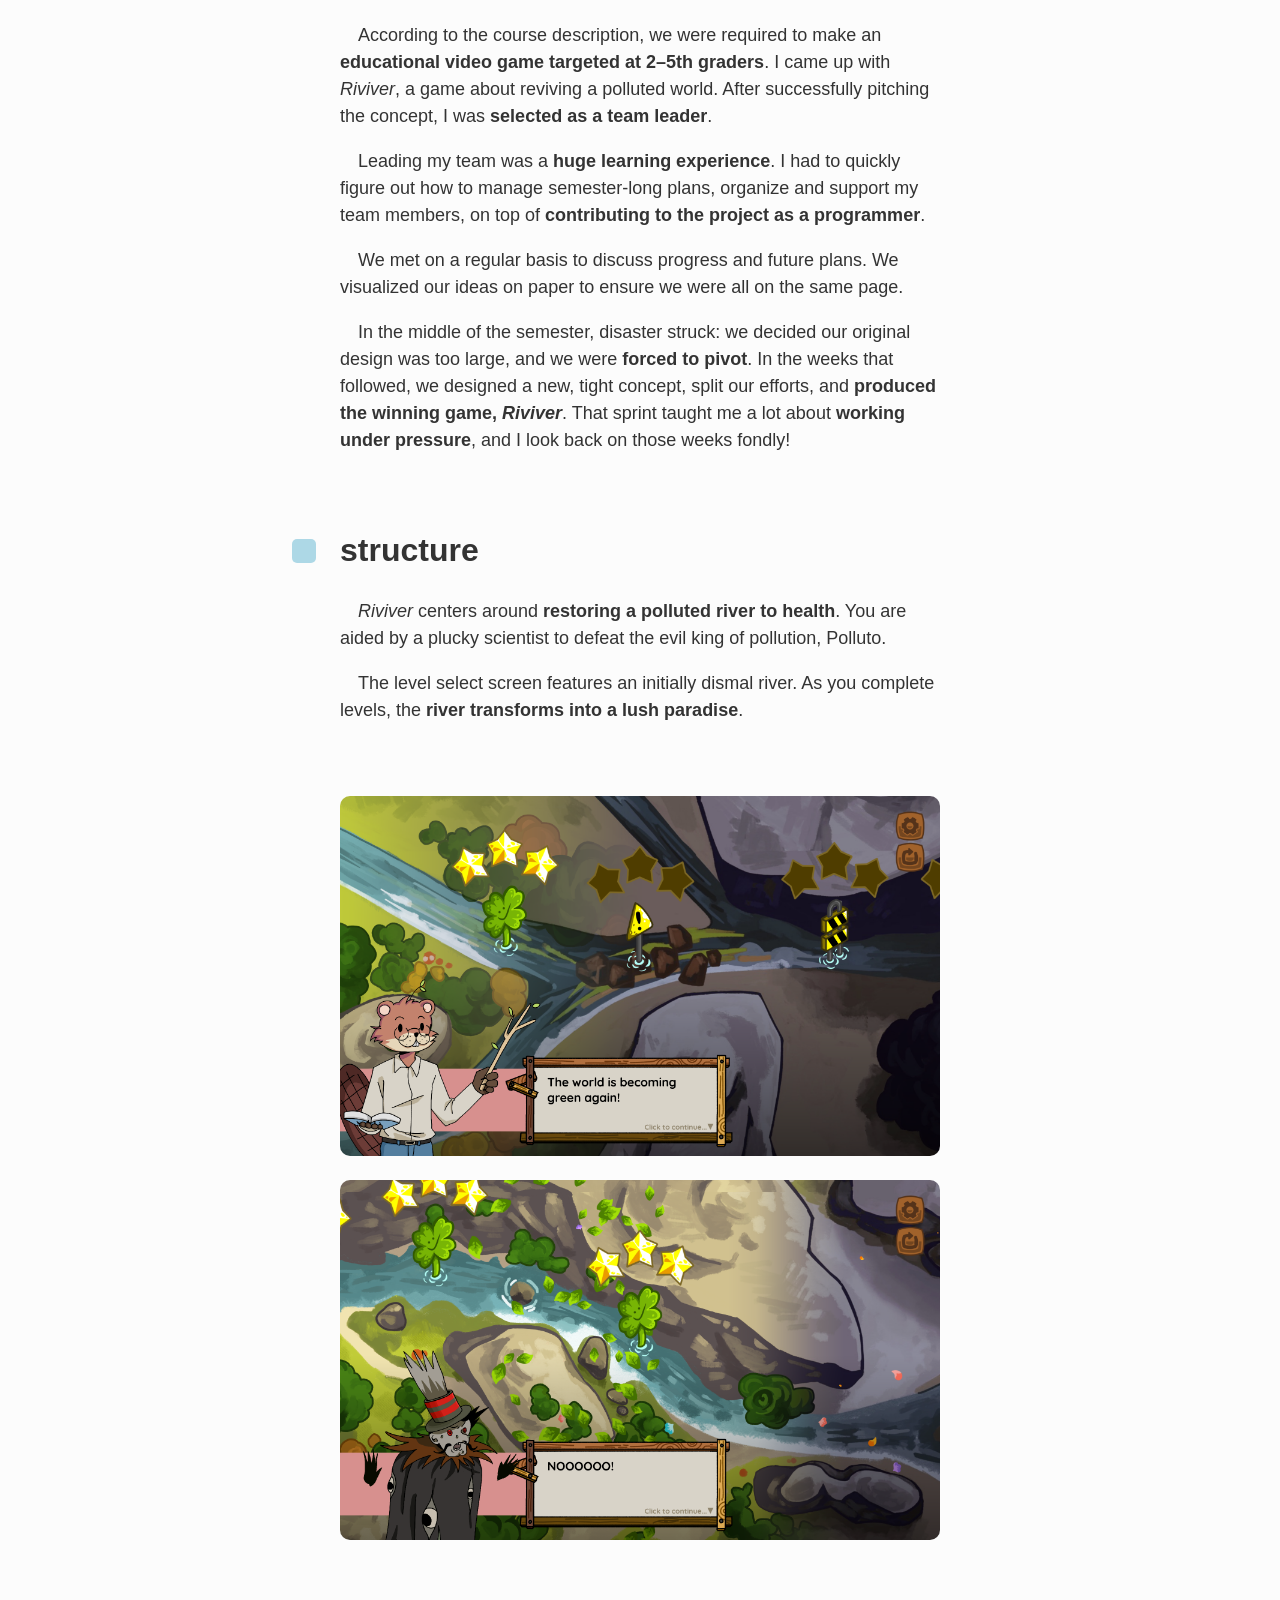
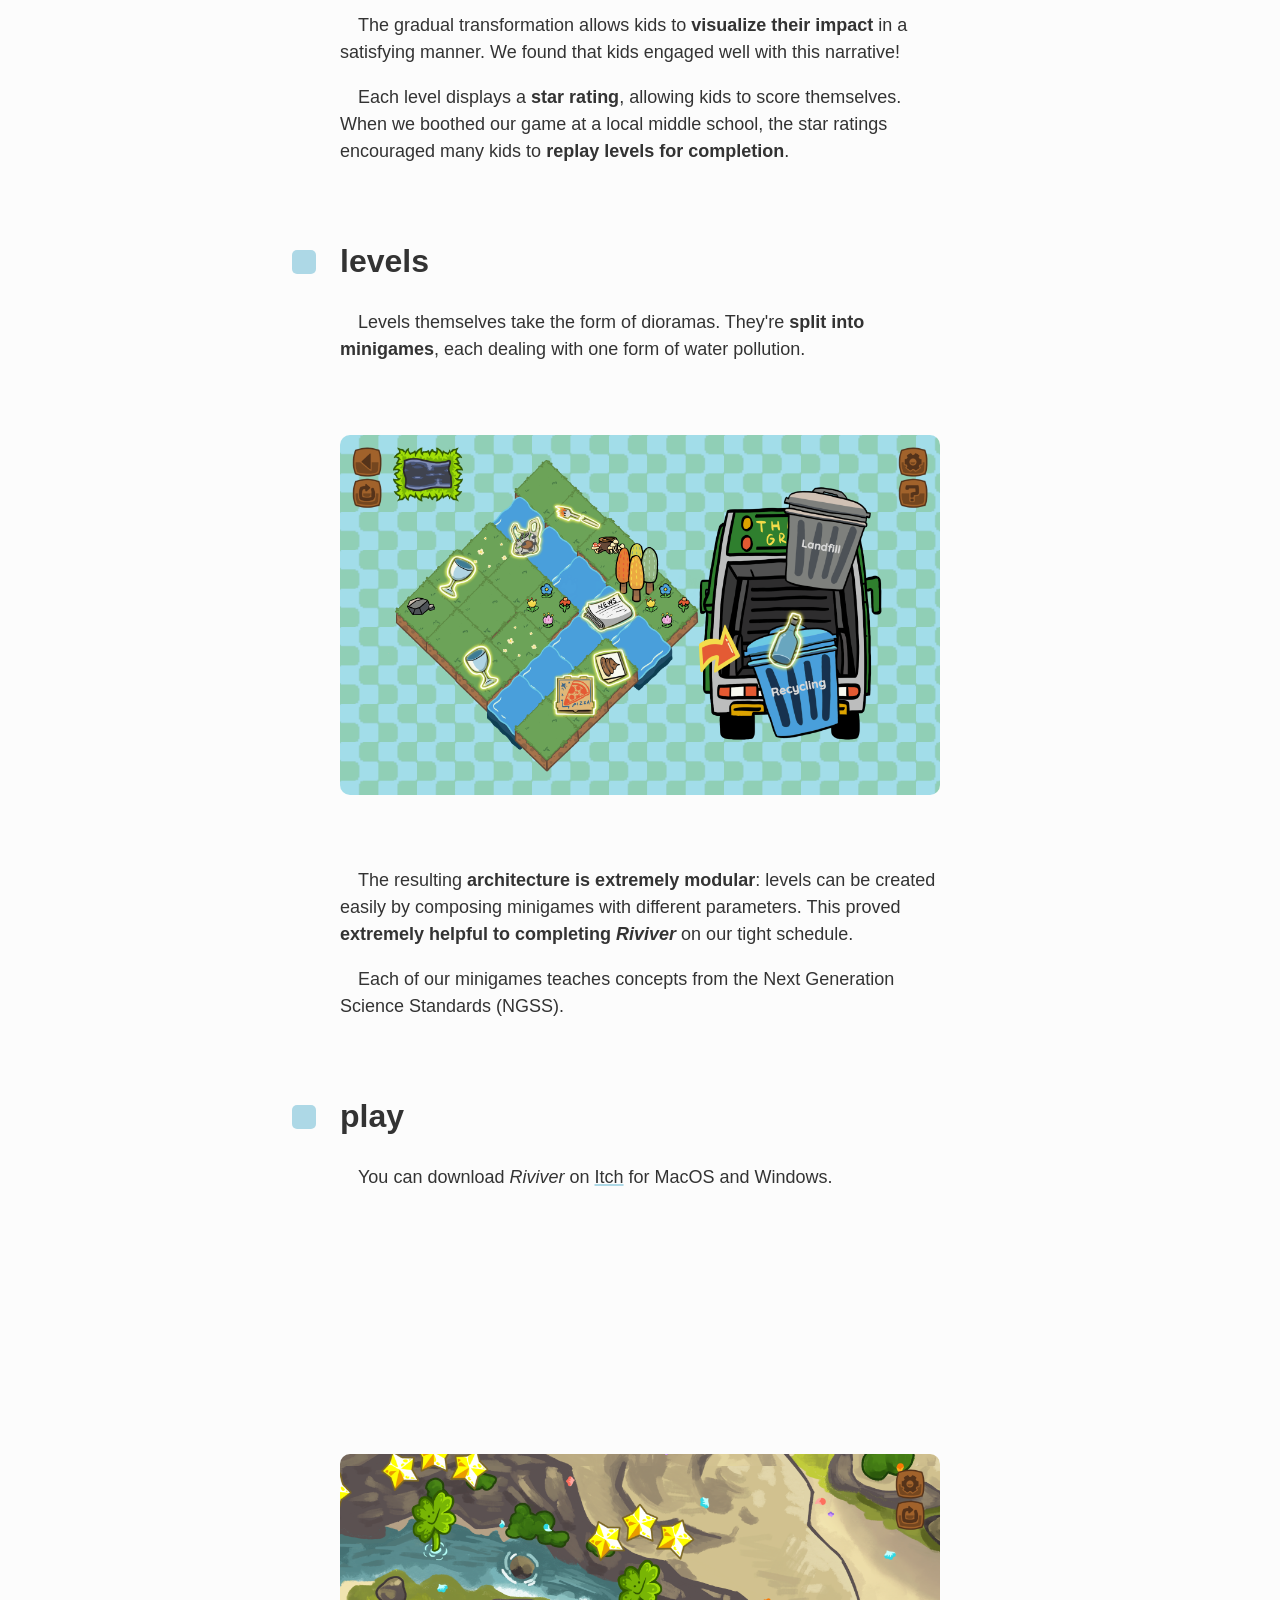
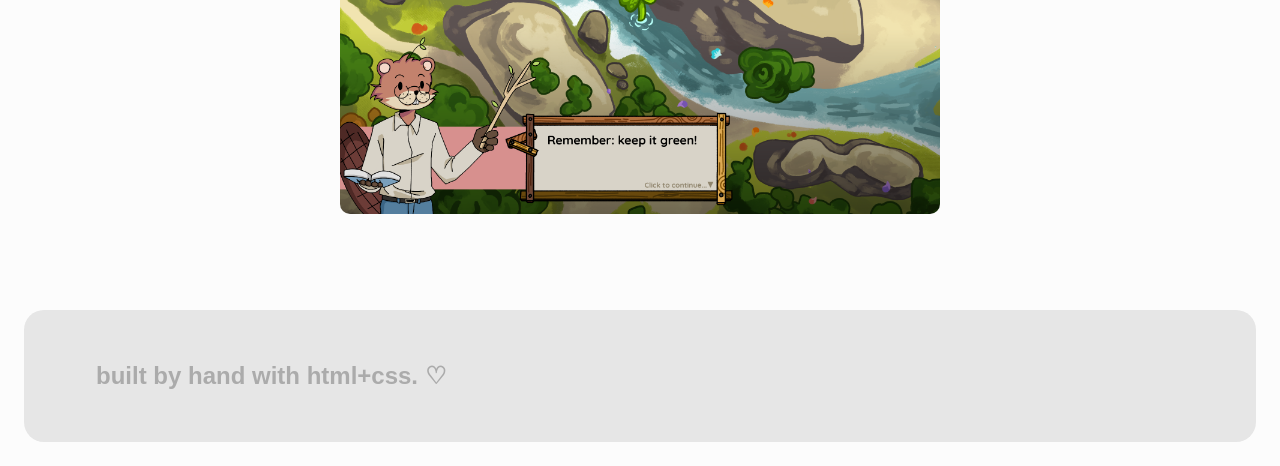
<file: riviver.html>
<!DOCTYPE html><html lang="en"><head><meta charset="UTF-8"><meta name="viewport" content="width=device-width, initial-scale=1.0"><title>riviver • june matchavariani</title><link rel="stylesheet" href="blanket.css"><link rel="stylesheet" href="article.css"></head><body><div id="menu"><a class="glass-button" href="index.html"><svg class="svg-icon" xmlns="http://www.w3.org/2000/svg" width="24" height="24" viewBox="0 0 24 24" fill="none" stroke="currentColor" stroke-width="2" stroke-linecap="round" stroke-linejoin="round" class="lucide lucide-arrow-left preview-icon"><path d="m12 19-7-7 7-7"/><path d="M19 12H5"/></svg>back</a></div><div id="header"><div class="header-block"></div><div class="header-block"></div><div class="header-block"></div><h1 id="header-title">riviver</h1><p id="header-blurb">Leading a team of six in developing a game.</p></div><div id="body"><img src="res/riviver.png" alt=""><p>In Spring 2025, I took an <b>intensive game development bootcamp</b> course taught by the co-founder of Bethesda Softworks. Over 13 weeks, I led a team of six in developing a game called <i><a href="riviver.html" >Riviver</a></i>.
</p><p>In the end, we were selected as the <b>best out of three competing teams</b> by a panel of industry professionals.
</p><h2 class="heading">contributions
</h2><ul><li>Authored detailed <b>design documents</b>
</li><li><b>Directed team members</b> through weekly meetings, Gantt charts
</li><li>Designed <b>modular game architecture</b> to ease developer workflow
</li><li>Implemented <b>gameplay and UI logic</b> across multiple areas, including the level select screen and different minigames
</li><li><b>Coordinated with artists and fellow programmers</b> to deliver a cohesive experience
</li><li>Managed shared changes with <b>Git</b>
</li></ul><h2 class="heading">making riviver
</h2></ul><p>According to the course description, we were required to make an <b>educational video game targeted at 2–5th graders</b>. I came up with <i>Riviver</i>, a game about reviving a polluted world. After successfully pitching the concept, I was <b>selected as a team leader</b>.
</p></ul><p>Leading my team was a <b>huge learning experience</b>. I had to quickly figure out how to manage semester-long plans, organize and support my team members, on top of <b>contributing to the project as a programmer</b>.
</p></ul><p>We met on a regular basis to discuss progress and future plans. We visualized our ideas on paper to ensure we were all on the same page.
</p></ul><p>In the middle of the semester, disaster struck: we decided our original design was too large, and we were <b>forced to pivot</b>. In the weeks that followed, we designed a new, tight concept, split our efforts, and <b>produced the winning game, <i>Riviver</i></b>. That sprint taught me a lot about <b>working under pressure</b>, and I look back on those weeks fondly!
</p></ul><h2 class="heading">structure
</h2></ul><p><i>Riviver</i> centers around <b>restoring a polluted river to health</b>. You are aided by a plucky scientist to defeat the evil king of pollution, Polluto.
</p></ul><p>The level select screen features an initially dismal river. As you complete levels, the <b>river transforms into a lush paradise</b>.
</p></ul><img src="res/riviver-overworld-1.png" alt=""><img src="res/riviver-overworld-2.png" alt=""></ul><p>The gradual transformation allows kids to <b>visualize their impact</b> in a satisfying manner. We found that kids engaged well with this narrative!
</p></ul><p>Each level displays a <b>star rating</b>, allowing kids to score themselves. When we boothed our game at a local middle school, the star ratings encouraged many kids to <b>replay levels for completion</b>.
</p></ul><h2 class="heading">levels
</h2></ul><p>Levels themselves take the form of dioramas. They're <b>split into minigames</b>, each dealing with one form of water pollution.
</p></ul><img src="res/riviver-level.png" alt=""></ul><p>The resulting <b>architecture is extremely modular</b>: levels can be created easily by composing minigames with different parameters. This proved <b>extremely helpful to completing <i>Riviver</i></b> on our tight schedule.
</p></ul><p>Each of our minigames teaches concepts from the Next Generation Science Standards (NGSS).
</p></ul><h2 class="heading">play
</h2></ul><p>You can download <i>Riviver</i> on <a href="https://lambchapel.itch.io/riviver" rel="external" target="_blank">Itch</a> for MacOS and Windows.
</p></ul><iframe src="https://itch.io/embed/3498272" width="552" height="167"><a href="https://lambchapel.itch.io/riviver">riviver by lamb chapel, Arcimax, user555913, sageinpurple, JustOnion</a></iframe>
</ul><img src="res/riviver-overworld-3.png" alt=""></div><footer id="footer"><div>built by hand with html+css. ♡</div></footer></body></html>
</file>
<file: blanket.css>
@keyframes fade-in {
	from { opacity: 0 }
}

:root {
	--color-text: hsl(0, 0%, 20%);
	--color-text-faint: hsl(0, 0%, 60%);
	--color-bg: hsl(0, 0%, 99%);
	--color-bg-2: hsl(0, 0%, 90%);
	--color-accent: lightblue;
}

::selection {
	background-color: rgb(from var(--color-accent) r g b / 0.67);
}

body {
	color: var(--color-text);
	font-family: "Inter", "Helvetica Neue", sans-serif;
	background-color: var(--color-bg);
	margin: 0;
}

summary {
	cursor: pointer;
}

img {
	display: block;
}

iframe {
	border: none;
}

a {
	color: inherit;
	text-decoration: none;
}

.pixel {
	image-rendering: pixelated;
}

.glass-button, .card {
	letter-spacing: 0.03125em;
	text-shadow: 0 0 0.75em var(--tint, white);
	background-color: rgb(from var(--tint, white) r g b / 0.67);
	backdrop-filter: blur(3px);
	box-shadow:
		1px 0 1px var(--tint, white) inset,
		-1px 0 1px var(--tint, white) inset,
		0 0 2px var(--tint, white) inset,
		0 16px 64px -8px rgb(from color-mix(in srgb, var(--color-text), var(--color-accent)) r g b / 0.5);
}

.glass-button {
	display: flex;
	align-items: center;
	gap: 0.33em;
	font-size: 0.875em;
	padding: 0.33rem 1.33rem;
	border-radius: 1em;
	transition:
		padding-inline 1s cubic-bezier(0.075, 0.635, 0.245, 1.080),
		color 0.0625s;

	&:hover {
		padding-inline: 1.67rem;
		transition-duration: 0.5s, 0.0625s;
	}

	&:active {
		color: transparent;
	}
}

.card {
	display: grid;
	grid-template-rows: 2fr 1fr;
	gap: 12px;
	padding: 24px;
	aspect-ratio: 3 / 4;
	border-radius: 10px;

	> img {
		width: 100%;
		height: 100%;
		contain: size;
		border-radius: 10px;
		filter: blur(6px);
		opacity: 0.33;
		contain: paint;
		overflow: hidden;
	}
}

.card-title {
	font-size: 1.5em;
	font-weight: bold;
}

.svg-icon {
	width: 1em;
	height: 1em;
}

#menu {
	display: flex;
	justify-content: center;
	padding: 24px;
	position: fixed;
	inset-block-start: 0;
	inset-inline: 0;
	z-index: 99;
	animation: fade-in 0.67s 0.67s backwards;
}

#footer {
	color: color-mix(in srgb, var(--color-text) 33%, var(--color-bg-2));
	font-size: 1.5em;
	font-weight: bold;
	background-color: var(--color-bg-2);
	padding: 48px 72px;
	border-radius: 20px;
	margin: 24px;
	margin-block-start: 96px;
}
</file>
<file: index.css>
body {
	background:
		radial-gradient(var(--color-bg) 50%, transparent) fixed,
		url(res/bg.png) center / 100% ;
}

#landing {
	max-width: min-content;
	margin: 144px auto;
	flex: 1;
}

#landing-title {
	--j-outset: 2.725rem;

	line-height: 1;
	padding-inline-start: var(--j-outset);
	align-self: center;
}

#landing-title-intro {
	font-size: 2em;
	margin-block-end: -0.67em;
}

#landing-title-name {
	font-size: 8em;
	margin-block: 0;
	margin-inline-start: calc(var(--j-outset) * -1);
}

#landing-title-outro {
	font-size: 2em;
	margin-block-start: 0.125em;
}

#landing-demo {
	width: 400px;
	height: 400px;
	background-color: rgb(from black r g b / 0.1);
	border-radius: 12px;
	justify-self: end;
	align-self: center;

	> img {
		width: 100%;
		height: 100%;
		object-fit: contain;
	}
}

#about {
	font-size: 1.25em;
	margin-block-start: 48px;

	position: sticky;
	top: 48px;
}

#links {
	list-style-type: none;
	padding-inline-start: 1em;

	.svg-icon {
		vertical-align: -0.125em;
		margin-inline-end: 0.125em;
	}

	li {
		margin-block: 0.125em;
	}

	a {
		text-decoration: underline;
	}
}

.button {
	background-color: hsl(0, 0%, 0%, 0.1);
	padding: 0.5em 1em;
	border-radius: 0.9em;
	max-width: max-content;
	cursor: pointer;
}

#projects {
	max-width: 600px;
	margin-inline: auto;
	flex: 4;

	article {
		margin-block: 48px;

		&:first-child { margin-block-start: 0 }
		&:last-child { margin-block-end: 0 }
	}

	img {
		width: 100%;
		object-fit: cover;
		border-radius: 10px;
	}

	h3 {
		font-size: 3em;
		margin-block: 12px;
		grid-column: 1 / 3;
	}

	p {
		font-size: 1.25em;
		margin-block: 0;
		grid-column: 1 / 3;
	}
}

#projects-title {
	font-size: 2em;
}

.project-images {
	display: flex;
	gap: 12px;
	background-color: rgb(from var(--color-accent) r g b / 0.5);
	padding: 12px;
	border-radius: 22px;
	margin-inline: -24px;
}

@media (max-width: 600px) {
	#projects {
		max-width: unset;
		margin-inline: 48px;
	}
}
</file>
<file: article.css>
body {
	--doodles-height: calc(100vw / 3);
	background:
		radial-gradient(farthest-side at 50% var(--doodles-height), var(--color-bg) 100%, transparent 120%) no-repeat top / 100vw var(--doodles-height),
		url(res/bg.png) no-repeat top / 100% var(--color-bg);
	line-height: 1.5;
}


/* page ends */

#header {
	--block-size: 6em;
	--block-gap: 24px;
	--title-size: 8em;
	--max-left: calc(var(--block-size) * 2.75 + var(--block-gap) * 3.5);
	max-width: max-content;
	margin-block: 144px 96px;
	margin-inline: min(calc(50vw - 200px), var(--max-left)) 48px;
	position: relative;
}

.header-block {
	background-color: var(--color-accent);
	width: var(--block-size);
	height: var(--block-size);
	border-radius: 10px;
	position: absolute;
	top: calc(var(--title-size) * 0.125);
	z-index: -1;

	&:first-of-type {
		right: calc(100% + var(--block-size) * 2 + var(--block-gap) * 3.5);
	}

	&:nth-of-type(2) {
		right: calc(100% + var(--block-size) + var(--block-gap) * 2.5);
	}

	&:last-of-type {
		rotate: 6deg;
		transform-origin: bottom right;
		right: calc(100% + var(--block-gap) * 1.5);
	}
}

#header-title {
	font-size: 8em;
	line-height: 1;
	margin-block: 0;

	&::after {
		content: ".";
		color: var(--color-accent);
	}
}

#header-blurb {
	font-size: 1.5em;
	max-width: 75%;
	margin-block: 24px 0;
	margin-inline-start: 0.275em;
}


/* page content */

#body {
	font-size: 1.125em;
	max-width: 600px;
	margin-inline: auto;

	p {
		text-indent: 1em;
	}

	li {
		margin-block: 0.33em;
		list-style-type: "•   ";
	}

	img {
		width: 100%;
		border-radius: 10px;
	}

	iframe {
		width: 100%;
		aspect-ratio: 1.25;
		display: block;
		border-radius: 10px;
	}

	> img, > iframe {
		margin-block: 24px;

		:not(&) + & { margin-block-start: 72px; }
		& + :not(&) { margin-block-start: 72px; }
	}

	figure {
		margin-block: 72px;

		> img, > iframe {
			margin-block: 12px;
		}
	}

	a {
		text-decoration: underline 0.125em var(--color-accent);
	}
}

.heading {
	font-size: 2rem;
	margin-block: 72px 24px;
	position: relative;

	&::before {
		content: "";
		display: inline-block;
		vertical-align: -0.0625em;
		background-color: var(--color-accent);
		width: 0.75em;
		height: 0.75em;
		border-radius: 5px;
		position: absolute;
		right: calc(100% + 24px);
		top: 0.4em;
	}
}

.key {
	display: inline-flex;
	justify-content: center;
	align-items: center;
	background-color: var(--color-bg-2);
	width: 1.25em;
	height: 1.25em;
	border: 1px solid white;
	border-radius: 0.25em;
	box-shadow: 0 0.125em var(--color-bg-2);
}

.godot-embed {
	> summary {
		--tint: var(--color-accent);
		max-width: max-content;
		margin-inline: auto;
	}

	&[open] > summary {
		display: none;
	}

	> iframe {
		display: block;
		background-color: var(--color-accent);
		border-radius: 10px;
	}
}

.embed-controls {
	color: var(--color-text-faint);
	font-size: 0.875em;

	> dl {
		display: flex;
		align-items: center;
		margin-block: 0;
	}

	img {
		height: 1em;
		border-radius: 0 !important;
		margin-block: 0 !important;
		image-rendering: pixelated;
	}

	dt {
		margin-inline: 24px 6px;
	}

	dd {
		margin-inline-start: 0;
	}
}

#related {
	display: grid;
	grid-template-columns: repeat(4, 1fr);
	gap: 12px;
	max-width: 696px;
	margin: 96px auto;

	.card-title {
		font-size: 1.25em;
	}
}

#related-title {
	color: var(--color-text-faint);
	letter-spacing: 0.03125em;
	hyphens: auto;
	margin-block: 0 12px;
	grid-column: 1 / 5;
}


@media (max-width: 864px) {
	#header {
		--block-size: 4em;
		--block-gap: 12px;
	}

	#header-title {
		font-size: 6em;
	}

	#body, #related {
		max-width: unset;
		margin-inline: 48px;
	}
}
</file>
